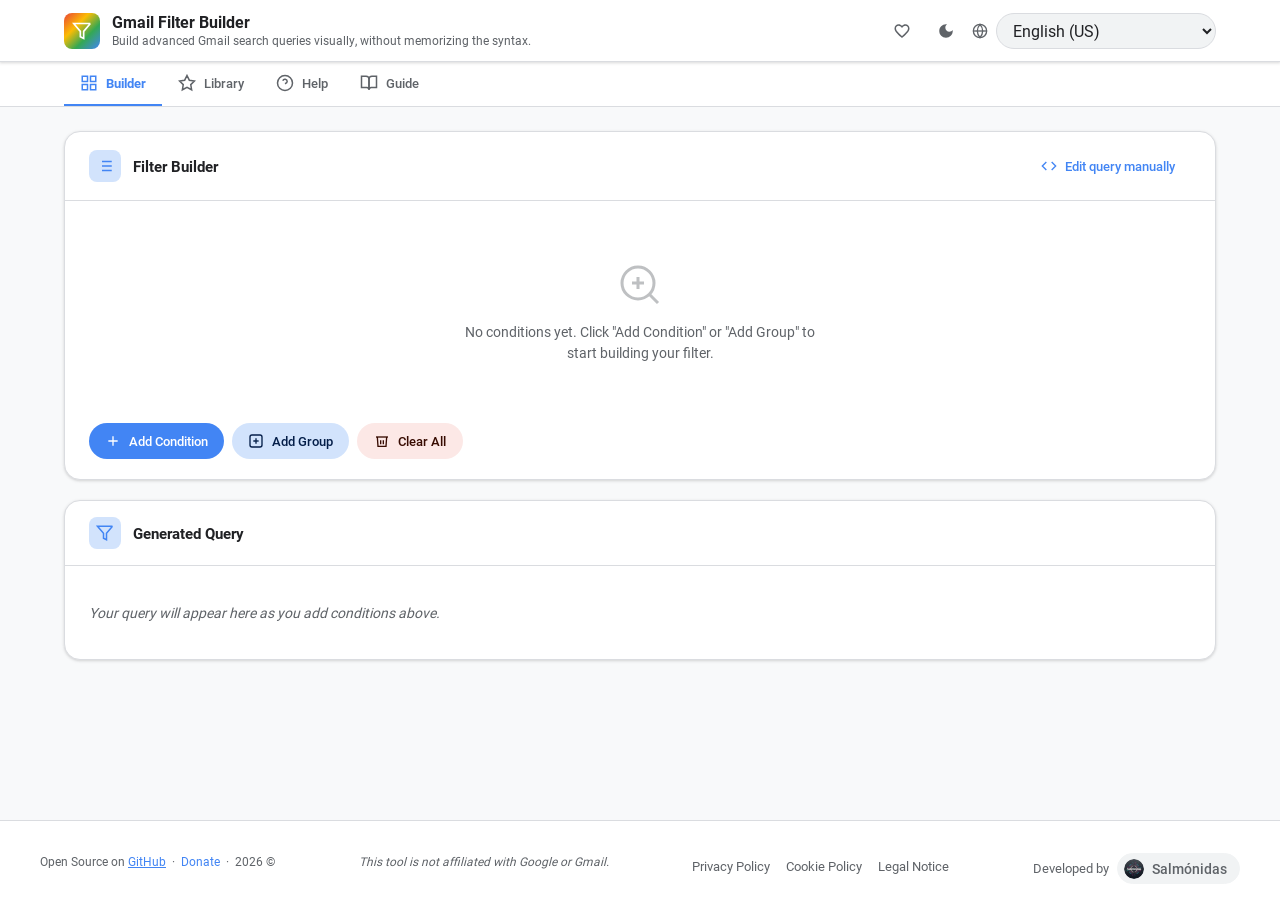
<file: index.html>
<!DOCTYPE html>
<html lang="en">
<head>
  <meta charset="UTF-8" />
  <meta name="viewport" content="width=device-width, initial-scale=1.0, viewport-fit=cover" />
  <meta http-equiv="Content-Security-Policy" content="default-src 'self'; script-src 'self' https://app.lemonsqueezy.com https://assets.lemonsqueezy.com; style-src 'self' 'unsafe-inline'; img-src 'self' data:; frame-src https://app.lemonsqueezy.com https://assets.lemonsqueezy.com https://salmonidas.lemonsqueezy.com" />
  <title>Gmail Filter Builder</title>
  <meta name="description" content="Visual builder for advanced Gmail search filters. No syntax to memorise, no backend, no build step. 30+ languages supported." />
  <meta name="theme-color" media="(prefers-color-scheme: light)" content="#1A73E8" />
  <meta name="theme-color" media="(prefers-color-scheme: dark)" content="#131314" />
  <meta name="google-site-verification" content="olWP1Oxlj0I75JQlZY0_yAyUCAZ7OlD-0ej_Oe9H-rc" />

  <!-- Open Graph -->
  <meta property="og:title"       content="Gmail Filter Builder" />
  <meta property="og:description" content="Visual builder for advanced Gmail search filters. No syntax to memorise, no backend, no build step. 30+ languages supported." />
  <meta property="og:type"        content="website" />

  <!-- Canonical: update to your GitHub Pages URL -->
  <!-- <link rel="canonical" href="https://salmonidas.github.io/gmail-filters/" /> -->

  <link rel="icon" type="image/png" href="favicon.png" />
  <link rel="apple-touch-icon" href="assets/img/icon-192.png" />
  <meta name="apple-mobile-web-app-capable" content="yes" />
  <meta name="apple-mobile-web-app-status-bar-style" content="black-translucent" />
  <meta name="apple-mobile-web-app-title" content="Gmail Filters" />
  <link rel="manifest" href="manifest.json" />
  <link rel="stylesheet" href="assets/css/styles.css?v=6" />
  <script src="https://assets.lemonsqueezy.com/lemon.js" defer></script>
</head>
<body>
<a href="#main" class="skip-link" data-i18n="app.skip_to_content">Skip to main content</a>

<div class="app-shell">

  <!-- ══════════════ TOP APP BAR ══════════════ -->
  <header class="app-bar" role="banner">
    <div class="app-bar-inner">
      <div class="app-bar-brand">
        <div class="brand-icon" aria-hidden="true">
          <!-- Gmail / filter icon -->
          <svg viewBox="0 0 24 24" fill="none" stroke="currentColor" stroke-width="2">
            <polyline points="22 3 2 3 10 12.46 10 19 14 21 14 12.46 22 3"/>
          </svg>
        </div>
        <div class="brand-text">
          <span class="brand-title" data-i18n="app.title">Gmail Filter Builder</span>
          <span class="brand-subtitle" data-i18n="app.subtitle"></span>
        </div>
      </div>

      <!-- Header donate button + Theme toggle + Language selector -->
      <div style="display:flex;align-items:center;gap:8px;">
        <a id="header-donate-btn"
           href="#"
           target="_blank"
           rel="noopener noreferrer"
           class="header-donate-btn icon-btn"
           aria-label="Support the developer"
           title="Support the developer">
          <svg viewBox="0 0 24 24" fill="currentColor" stroke="none" aria-hidden="true" width="20" height="20">
            <path d="M16.5 3c-1.74 0-3.41.81-4.5 2.09C10.91 3.81 9.24 3 7.5 3 4.42 3 2 5.42 2 8.5c0 3.78 3.4 6.86 8.55 11.54L12 21.35l1.45-1.32C18.6 15.36 22 12.28 22 8.5 22 5.42 19.58 3 16.5 3zm-4.4 15.55l-.1.1-.1-.1C7.14 14.24 4 11.39 4 8.5 4 6.5 5.5 5 7.5 5c1.54 0 3.04.99 3.57 2.36h1.87C13.46 5.99 14.96 5 16.5 5c2 0 3.5 1.5 3.5 3.5 0 2.89-3.14 5.74-7.9 10.05z"/>
          </svg>
        </a>

        <button id="theme-toggle-btn"
                class="theme-toggle-btn icon-btn"
                aria-label="Toggle dark mode"
                title="Toggle dark mode">
        </button>

        <div class="lang-select-wrapper">
          <svg viewBox="0 0 24 24" fill="none" stroke="currentColor" stroke-width="2" aria-hidden="true">
            <circle cx="12" cy="12" r="10"/><line x1="2" y1="12" x2="22" y2="12"/>
            <path d="M12 2a15.3 15.3 0 0 1 4 10 15.3 15.3 0 0 1-4 10 15.3 15.3 0 0 1-4-10 15.3 15.3 0 0 1 4-10z"/>
          </svg>
          <label for="lang-select" class="sr-only" data-i18n="app.language_selector">Language</label>
          <select id="lang-select" aria-label="Language"></select>
        </div>
      </div>
    </div>
  </header>

  <!-- ══════════════ NAVIGATION ══════════════ -->
  <nav class="nav-bar" role="navigation" aria-label="Main navigation">
    <div class="nav-bar-inner">
      <button class="nav-link active" data-section="builder" aria-current="page">
        <svg viewBox="0 0 24 24" fill="none" stroke="currentColor" stroke-width="2" aria-hidden="true">
          <rect x="3" y="3" width="7" height="7"/><rect x="14" y="3" width="7" height="7"/>
          <rect x="14" y="14" width="7" height="7"/><rect x="3" y="14" width="7" height="7"/>
        </svg>
        <span data-i18n="nav.builder">Builder</span>
      </button>

      <button class="nav-link" data-section="examples">
        <svg viewBox="0 0 24 24" fill="none" stroke="currentColor" stroke-width="2" aria-hidden="true">
          <polygon points="12 2 15.09 8.26 22 9.27 17 14.14 18.18 21.02 12 17.77 5.82 21.02 7 14.14 2 9.27 8.91 8.26 12 2"/>
        </svg>
        <span data-i18n="nav.examples">Examples</span>
      </button>
      <button class="nav-link" data-section="help">
        <svg viewBox="0 0 24 24" fill="none" stroke="currentColor" stroke-width="2" aria-hidden="true">
          <circle cx="12" cy="12" r="10"/>
          <path d="M9.09 9a3 3 0 0 1 5.83 1c0 2-3 3-3 3"/><line x1="12" y1="17" x2="12.01" y2="17"/>
        </svg>
        <span data-i18n="nav.help">Help</span>
      </button>

      <button class="nav-link" data-section="guide">
        <svg viewBox="0 0 24 24" fill="none" stroke="currentColor" stroke-width="2" aria-hidden="true">
          <path d="M2 3h6a4 4 0 0 1 4 4v14a3 3 0 0 0-3-3H2z"/>
          <path d="M22 3h-6a4 4 0 0 0-4 4v14a3 3 0 0 1 3-3h7z"/>
        </svg>
        <span data-i18n="nav.guide">Guide</span>
      </button>
    </div>
  </nav>

  <!-- ══════════════ MAIN CONTENT ══════════════ -->
  <main class="main-content" id="main" role="main">

    <!-- ─────────────────── BUILDER SECTION ─────────────────── -->
    <section id="section-builder" class="main-section" aria-labelledby="builder-heading">

      <!-- Condition builder card -->
      <div class="md-card">
        <div class="card-header">
          <div class="card-header-left">
            <div class="card-header-icon" aria-hidden="true">
              <svg viewBox="0 0 24 24" fill="none" stroke="currentColor" stroke-width="2">
                <line x1="8" y1="6" x2="21" y2="6"/><line x1="8" y1="12" x2="21" y2="12"/>
                <line x1="8" y1="18" x2="21" y2="18"/><line x1="3" y1="6" x2="3.01" y2="6"/>
                <line x1="3" y1="12" x2="3.01" y2="12"/><line x1="3" y1="18" x2="3.01" y2="18"/>
              </svg>
            </div>
            <h1 id="builder-heading" class="card-title" data-i18n="builder.title">Filter Builder</h1>
          </div>
          <div class="card-header-actions">
            <button id="btn-advanced-toggle" class="md-btn md-btn-text">
              <svg viewBox="0 0 24 24" fill="none" stroke="currentColor" stroke-width="2" class="btn-icon" aria-hidden="true">
                <polyline points="16 18 22 12 16 6"/><polyline points="8 6 2 12 8 18"/>
              </svg>
              <span data-i18n="builder.advanced_mode">Edit query manually</span>
            </button>
          </div>
        </div>

        <div id="visual-builder" class="card-body">
          <!-- Conditions list -->
          <div id="conditions-list" class="hidden" role="list" aria-label="Filter conditions"></div>

          <!-- Empty state -->
          <div id="empty-state" class="empty-state" role="status">
            <svg viewBox="0 0 24 24" fill="none" stroke="currentColor" stroke-width="1.5" aria-hidden="true">
              <circle cx="11" cy="11" r="8"/><line x1="21" y1="21" x2="16.65" y2="16.65"/>
              <line x1="11" y1="8" x2="11" y2="14"/><line x1="8" y1="11" x2="14" y2="11"/>
            </svg>
            <p data-i18n="builder.no_conditions">No conditions yet. Click "Add Condition" to start.</p>
          </div>

          <!-- Toolbar -->
          <div class="builder-toolbar" style="margin-top: 20px;">
            <button id="btn-add-condition" class="md-btn md-btn-primary" type="button">
              <svg viewBox="0 0 24 24" fill="none" stroke="currentColor" stroke-width="2" class="btn-icon" aria-hidden="true">
                <line x1="12" y1="5" x2="12" y2="19"/><line x1="5" y1="12" x2="19" y2="12"/>
              </svg>
              <span data-i18n="builder.add_condition">Add Condition</span>
            </button>
            <button id="btn-add-group" class="md-btn md-btn-tonal" type="button">
              <svg viewBox="0 0 24 24" fill="none" stroke="currentColor" stroke-width="2" class="btn-icon" aria-hidden="true">
                <rect x="3" y="3" width="18" height="18" rx="3"/><line x1="12" y1="8" x2="12" y2="16"/><line x1="8" y1="12" x2="16" y2="12"/>
              </svg>
              <span data-i18n="builder.add_group">Add Group</span>
            </button>
            <button id="btn-clear-all" class="md-btn md-btn-danger" type="button">
              <svg viewBox="0 0 24 24" fill="none" stroke="currentColor" stroke-width="2" class="btn-icon" aria-hidden="true">
                <polyline points="3 6 5 6 21 6"/><path d="M19 6l-1 14H6L5 6"/><path d="M10 11v6"/><path d="M14 11v6"/>
              </svg>
              <span data-i18n="builder.clear_all">Clear All</span>
            </button>
          </div>
        </div>

        <!-- Advanced editor (hidden by default) -->
        <div id="advanced-editor" class="hidden">
          <textarea
            id="advanced-query-input"
            spellcheck="false"
            aria-label="Gmail search query"
            placeholder="from:example@gmail.com subject:invoice has:attachment"
          ></textarea>
          <p class="advanced-note" data-i18n="builder.advanced_note">
            Edit the query directly. Click "Back to visual builder" to parse it back into conditions.
          </p>
        </div>
      </div><!-- /builder card -->

      <!-- Inline preview (also available on Preview tab) -->
      <div class="md-card">
        <div class="card-header">
          <div class="card-header-left">
            <div class="card-header-icon" aria-hidden="true">
              <svg viewBox="0 0 24 24" fill="none" stroke="currentColor" stroke-width="2">
                <polyline points="22 3 2 3 10 12.46 10 19 14 21 14 12.46 22 3"/>
              </svg>
            </div>
            <h2 class="card-title" data-i18n="preview.title">Generated Query</h2>
          </div>
          <div class="card-header-actions" id="query-actions-header"></div>
        </div>
        <div class="card-body">
          <!-- Empty -->
          <p id="query-empty" class="preview-empty" role="status" data-i18n="preview.empty"></p>

          <!-- Query output -->
          <div id="query-output" class="hidden">
            <div class="query-output" role="region" aria-label="Generated Gmail query">
              <p id="query-text" class="query-text" aria-live="polite"></p>
            </div>
            <div class="query-meta">
              <span id="char-count" class="char-count" aria-live="polite"></span>
              <div class="query-actions">
                <button id="btn-copy" class="md-btn md-btn-tonal">
                  <svg viewBox="0 0 24 24" fill="none" stroke="currentColor" stroke-width="2" class="btn-icon" aria-hidden="true">
                    <rect x="9" y="9" width="13" height="13" rx="2"/><path d="M5 15H4a2 2 0 0 1-2-2V4a2 2 0 0 1 2-2h9a2 2 0 0 1 2 2v1"/>
                  </svg>
                  <span data-i18n="preview.copy">Copy</span>
                </button>
                <button id="btn-save" class="md-btn md-btn-tonal">
                  <svg viewBox="0 0 24 24" fill="none" stroke="currentColor" stroke-width="2" class="btn-icon" aria-hidden="true">
                    <path d="M19 21H5a2 2 0 0 1-2-2V5a2 2 0 0 1 2-2h11l5 5v11a2 2 0 0 1-2 2z"/><polyline points="17 21 17 13 7 13 7 21"/><polyline points="7 3 7 8 15 8"/>
                  </svg>
                  <span data-i18n="preview.save">Save filter</span>
                </button>
                <button id="btn-share" class="md-btn md-btn-tonal">
                  <svg viewBox="0 0 24 24" fill="none" stroke="currentColor" stroke-width="2" class="btn-icon" aria-hidden="true">
                    <circle cx="18" cy="5" r="3"/><circle cx="6" cy="12" r="3"/><circle cx="18" cy="19" r="3"/><line x1="8.59" y1="13.51" x2="15.42" y2="17.49"/><line x1="15.41" y1="6.51" x2="8.59" y2="10.49"/>
                  </svg>
                  <span data-i18n="preview.share">Share link</span>
                </button>
                <a id="btn-open-gmail"
                   href="#"
                   target="_blank"
                   rel="noopener noreferrer"
                   class="md-btn md-btn-primary">
                  <svg viewBox="0 0 24 24" fill="none" stroke="currentColor" stroke-width="2" class="btn-icon" aria-hidden="true">
                    <path d="M18 13v6a2 2 0 0 1-2 2H5a2 2 0 0 1-2-2V8a2 2 0 0 1 2-2h6"/>
                    <polyline points="15 3 21 3 21 9"/><line x1="10" y1="14" x2="21" y2="3"/>
                  </svg>
                  <span data-i18n="preview.open_gmail">Open in Gmail</span>
                </a>
                <button id="btn-view-guide" class="md-btn md-btn-tonal">
                  <svg viewBox="0 0 24 24" fill="none" stroke="currentColor" stroke-width="2" class="btn-icon" aria-hidden="true">
                    <path d="M2 3h6a4 4 0 0 1 4 4v14a3 3 0 0 0-3-3H2z"/>
                    <path d="M22 3h-6a4 4 0 0 0-4 4v14a3 3 0 0 1 3-3h7z"/>
                  </svg>
                  <span data-i18n="preview.how_to_apply">How to apply</span>
                </button>
              </div>
            </div>

            <!-- Live Gmail diagnostics -->
            <div id="query-diagnostics" class="query-diagnostics hidden" role="status" aria-live="polite"></div>

            <!-- Natural language summary -->
            <div class="summary-box" style="margin-top: 16px;">
              <p class="summary-title" data-i18n="preview.summary_title">What this filter does</p>
              <p id="summary-text" class="hidden" aria-live="polite"></p>
              <p id="summary-empty" data-i18n="preview.summary_empty"></p>
            </div>
          </div>
        </div>
      </div><!-- /preview card (inline) -->

    </section><!-- /builder section -->



    <!-- ─────────────────── EXAMPLES & SAVED SECTION ─────────────────── -->
    <section id="section-examples" class="main-section hidden" aria-labelledby="examples-heading">
      
      <!-- My Saved Filters -->
      <div class="md-card" id="saved-filters-card" style="margin-bottom: 24px; display: none;">
        <div class="card-header">
          <div class="card-header-left">
            <div class="card-header-icon" aria-hidden="true" style="background: var(--md-tertiary-container); color: var(--md-tertiary);">
              <svg viewBox="0 0 24 24" fill="none" stroke="currentColor" stroke-width="2">
                <path d="M19 21l-7-5-7 5V5a2 2 0 0 1 2-2h10a2 2 0 0 1 2 2z"/>
              </svg>
            </div>
            <h2 class="card-title" data-i18n="saved_filters.title">My Filters</h2>
          </div>
        </div>
        <div class="card-body">
          <p class="section-intro" data-i18n="saved_filters.subtitle"></p>
          <div id="saved-filters-grid" class="examples-grid" role="list" aria-label="Saved filters"></div>
        </div>
      </div>

      <!-- Factory Examples -->
      <div class="md-card">
        <div class="card-header">
          <div class="card-header-left">
            <div class="card-header-icon" aria-hidden="true">
              <svg viewBox="0 0 24 24" fill="none" stroke="currentColor" stroke-width="2">
                <polygon points="12 2 15.09 8.26 22 9.27 17 14.14 18.18 21.02 12 17.77 5.82 21.02 7 14.14 2 9.27 8.91 8.26 12 2"/>
              </svg>
            </div>
            <h2 id="examples-heading" class="card-title" data-i18n="examples.title">Example Filters</h2>
          </div>
        </div>
        <div class="card-body">
          <p class="section-intro" data-i18n="examples.subtitle"></p>
          <div id="examples-grid" class="examples-grid" role="list" aria-label="Example filters"></div>
        </div>
      </div>

    </section><!-- /examples section -->


    <!-- ─────────────────── HELP SECTION ─────────────────── -->
    <section id="section-help" class="main-section hidden" aria-labelledby="help-heading">

      <div class="md-card" id="help-container">
        <div class="card-header">
          <div class="card-header-left">
            <div class="card-header-icon" aria-hidden="true">
              <svg viewBox="0 0 24 24" fill="none" stroke="currentColor" stroke-width="2">
                <circle cx="12" cy="12" r="10"/>
                <path d="M9.09 9a3 3 0 0 1 5.83 1c0 2-3 3-3 3"/>
                <line x1="12" y1="17" x2="12.01" y2="17"/>
              </svg>
            </div>
            <h2 id="help-heading" class="card-title" data-i18n="help.title">Gmail Operator Reference</h2>
          </div>
        </div>
        <div class="card-body">
          <p class="section-intro" data-i18n="help.intro"></p>

          <div class="help-table-wrapper" style="margin-top: 16px;">
            <table class="help-table" aria-label="Gmail search operators">
              <thead>
                <tr>
                  <th style="width:160px;" data-i18n="help.th_operator">Operator</th>
                  <th data-i18n="help.th_description">Description</th>
                </tr>
              </thead>
              <tbody class="help-operators-tbody"></tbody>
            </table>
          </div>

          <div style="margin-top: 28px;">
            <p class="help-tips-title" data-i18n="help.tips_title">Pro Tips</p>
            <ul class="tips-list help-tips-list" role="list"></ul>
          </div>
        </div>
      </div>

      <div class="help-card" id="pwa-install-section">
        <h3 data-i18n="pwa.install_title">Install App</h3>
        <div id="pwa-install-container">
          <p data-i18n="pwa.install_desc"></p>
          <button id="btn-pwa-install" class="md-btn md-btn-primary hidden" data-i18n="pwa.install_btn">Install</button>
          
          <div id="ios-pwa-hint" class="ios-hint hidden">
            <h4 data-i18n="pwa.ios_hint_title">Install on iOS</h4>
            <p data-i18n="pwa.ios_hint_steps" style="white-space: pre-line;"></p>
          </div>
        </div>
      </div>

    </section><!-- /help section -->


    <!-- ─────────────────── GUIDE SECTION ─────────────────── -->
    <section id="section-guide" class="main-section hidden" aria-labelledby="guide-heading">
      <div id="guide-container"></div>
    </section><!-- /guide section -->

  </main><!-- /main-content -->


  <!-- ══════════════ FOOTER ══════════════ -->
  <footer class="app-footer" role="contentinfo">
    <div class="app-footer-inner">
      <span>
        <span data-i18n="footer.made_with">Open Source on</span>
        <a href="https://github.com/Salmonidas/gmail-filters" target="_blank" rel="noopener noreferrer" data-i18n="footer.github"> GitHub</a>
        &nbsp;·&nbsp;
        <a id="footer-donate-link" href="#" target="_blank" rel="noopener noreferrer" class="footer-donate-link">Donate</a>
        &nbsp;·&nbsp;
        <span id="current-year"></span> ©
      </span>
      <span class="footer-disclaimer" data-i18n="footer.disclaimer">Not affiliated with Google.</span>
      <div class="footer-legal" style="margin-top: 12px; font-size: 13px; display: flex; gap: 16px; justify-content: center; flex-wrap: wrap;">
        <a href="legal/privacidad.html" data-i18n="footer.privacy" style="color: var(--md-on-surface-variant); text-decoration: none;">Privacy Policy</a>
        <a href="legal/cookies.html" data-i18n="footer.cookies" style="color: var(--md-on-surface-variant); text-decoration: none;">Cookie Policy</a>
        <a href="https://salmonidas-dev.vercel.app/legal-identity" id="footer-hub-link" data-i18n="footer.legal_notice" target="_blank" rel="noopener noreferrer" style="color: var(--md-on-surface-variant); text-decoration: none;">Legal Notice</a>
      </div>
      <div class="footer-author" style="margin-top: 16px; display: flex; justify-content: center; align-items: center; gap: 8px;">
        <span data-i18n="footer.developed_by" style="font-size: 13px;">Developed by</span>
        <a href="https://salmonidas-dev.vercel.app/" target="_blank" rel="noopener noreferrer" class="author-pill" aria-label="Developer Portfolio">
          <img src="assets/img/author-logo.png" alt="" aria-hidden="true">
          <span>Salmónidas</span>
        </a>
      </div>
    </div>
  </footer>

  <!-- ══════════════ SUPPORT TOAST ══════════════ -->
  <div id="support-toast" role="dialog" aria-label="Support the developer" aria-modal="false">
    <div class="toast-header">
      <p class="toast-title"></p>
      <button class="toast-close-btn" aria-label="Close">✕</button>
    </div>
    <p class="toast-desc"></p>
    <div class="toast-links"></div>
    <button class="toast-dismiss"></button>
  </div>

  <!-- ══════════════ DISMISS SUPPORT CONFIRM DIALOG ══════════════ -->
  <div id="dismiss-confirm-overlay" class="modal-overlay hidden" role="dialog" aria-modal="true" aria-labelledby="dismiss-confirm-title">
    <div class="modal-card dismiss-confirm-card" role="document">
      <div class="modal-header">
        <div class="modal-header-icon dismiss-header-icon" aria-hidden="true">
          <svg viewBox="0 0 24 24" fill="currentColor">
            <path d="M12 2C6.48 2 2 6.48 2 12s4.48 10 10 10 10-4.48 10-10S17.52 2 12 2zm1 15h-2v-2h2v2zm0-4h-2V7h2v6z"/>
          </svg>
        </div>
        <h2 id="dismiss-confirm-title" class="modal-title"></h2>
      </div>
      <div class="modal-body">
        <p id="dismiss-confirm-desc" class="modal-desc"></p>
      </div>
      <div class="modal-actions">
        <button id="dismiss-confirm-ok" class="md-btn md-btn-primary"></button>
      </div>
    </div>
  </div>

  <!-- ══════════════ DONATION MODAL ══════════════ -->
  <div id="donation-overlay" class="modal-overlay hidden" role="dialog" aria-modal="true" aria-labelledby="donation-title">
    <div class="modal-card" role="document">
      <div class="modal-header">
        <div class="modal-header-icon donation-header-icon" aria-hidden="true">
          <svg viewBox="0 0 24 24" fill="currentColor">
            <path d="M12 21.35l-1.45-1.32C5.4 15.36 2 12.28 2 8.5 2 5.42 4.42 3 7.5 3c1.74 0 3.41.81 4.5 2.09C13.09 3.81 14.76 3 16.5 3 19.58 3 22 5.42 22 8.5c0 3.78-3.4 6.86-8.55 11.54L12 21.35z"/>
          </svg>
        </div>
        <h2 id="donation-title" class="modal-title" data-i18n="support.modal_title"></h2>
      </div>
      <div class="modal-body">
        <p class="modal-desc" data-i18n="support.modal_desc"></p>
        <div class="donation-options">
          <button class="donation-option donation-option-primary" data-choice="lemonsqueezy">
            <span class="donation-option-emoji" aria-hidden="true">☕</span>
            <span class="donation-option-text" data-i18n="support.option_lemon"></span>
          </button>
          <button class="donation-option donation-option-secondary" data-choice="github">
            <span class="donation-option-emoji" aria-hidden="true">🐙</span>
            <span class="donation-option-text" data-i18n="support.option_github"></span>
          </button>
        </div>
      </div>
      <div class="modal-actions">
        <button id="donation-cancel" class="md-btn md-btn-tonal" data-i18n="saved_filters.cancel">Cancel</button>
      </div>
    </div>
  </div>

  <!-- ══════════════ SAVE FILTER MODAL ══════════════ -->
  <div id="save-filter-overlay" class="modal-overlay hidden" role="dialog" aria-modal="true" aria-labelledby="save-filter-title">
    <div class="modal-card" role="document">
      <div class="modal-header">
        <div class="modal-header-icon" aria-hidden="true">
          <svg viewBox="0 0 24 24" fill="none" stroke="currentColor" stroke-width="2">
            <path d="M19 21H5a2 2 0 0 1-2-2V5a2 2 0 0 1 2-2h11l5 5v11a2 2 0 0 1-2 2z"/><polyline points="17 21 17 13 7 13 7 21"/><polyline points="7 3 7 8 15 8"/>
          </svg>
        </div>
        <h2 id="save-filter-title" class="modal-title" data-i18n="saved_filters.dialog_title">Save Filter</h2>
      </div>
      <div class="modal-body">
        <label class="modal-label" for="save-filter-name" data-i18n="saved_filters.name_prompt">Name this filter:</label>
        <input id="save-filter-name" type="text" class="modal-input" autocomplete="off" />
        <p class="modal-hint" data-i18n="saved_filters.dialog_hint"></p>
      </div>
      <div class="modal-actions">
        <button id="save-filter-cancel" class="md-btn md-btn-tonal" data-i18n="saved_filters.cancel">Cancel</button>
        <button id="save-filter-confirm" class="md-btn md-btn-primary" data-i18n="saved_filters.dialog_save">Save</button>
      </div>
    </div>
  </div>
  
  <!-- ══════════════ DELETE CONFIRM MODAL ══════════════ -->
  <div id="delete-confirm-overlay" class="modal-overlay hidden" role="dialog" aria-modal="true" aria-labelledby="delete-confirm-title">
    <div class="modal-card modal-card-danger" role="document">
      <div class="modal-header">
        <div class="modal-header-icon" aria-hidden="true">
          <svg viewBox="0 0 24 24" fill="none" stroke="currentColor" stroke-width="2">
            <path d="M3 6h18m-2 0v14a2 2 0 0 1-2 2H7a2 2 0 0 1-2-2V6m3 0V4a2 2 0 0 1 2-2h4a2 2 0 0 1 2 2v2"/>
          </svg>
        </div>
        <h2 id="delete-confirm-title" class="modal-title" data-i18n="saved_filters.delete_confirm_title">Delete Filter?</h2>
      </div>
      <div class="modal-body">
        <p class="modal-desc" data-i18n="saved_filters.delete_confirm_msg"></p>
      </div>
      <div class="modal-actions">
        <button id="delete-confirm-cancel" class="md-btn md-btn-tonal" data-i18n="saved_filters.delete_cancel">Cancel</button>
        <button id="delete-confirm-btn" class="md-btn md-btn-danger" data-i18n="saved_filters.delete_confirm">Delete</button>
      </div>
    </div>
  </div>

  <!-- ══════════════ SAVE SUCCESS SNACKBAR ══════════════ -->
  <div id="save-snackbar" class="snackbar hidden" role="status" aria-live="polite">
    <span id="save-snackbar-msg" data-i18n="saved_filters.snackbar_msg"></span>
    <button id="save-snackbar-action" class="snackbar-action" data-i18n="saved_filters.snackbar_action">View</button>
  </div>

</div><!-- /app-shell -->

<!-- ── Entry point (ES module) ── -->
<script type="module" src="assets/js/main.js?v=5"></script>

</body>
</html>
</file>
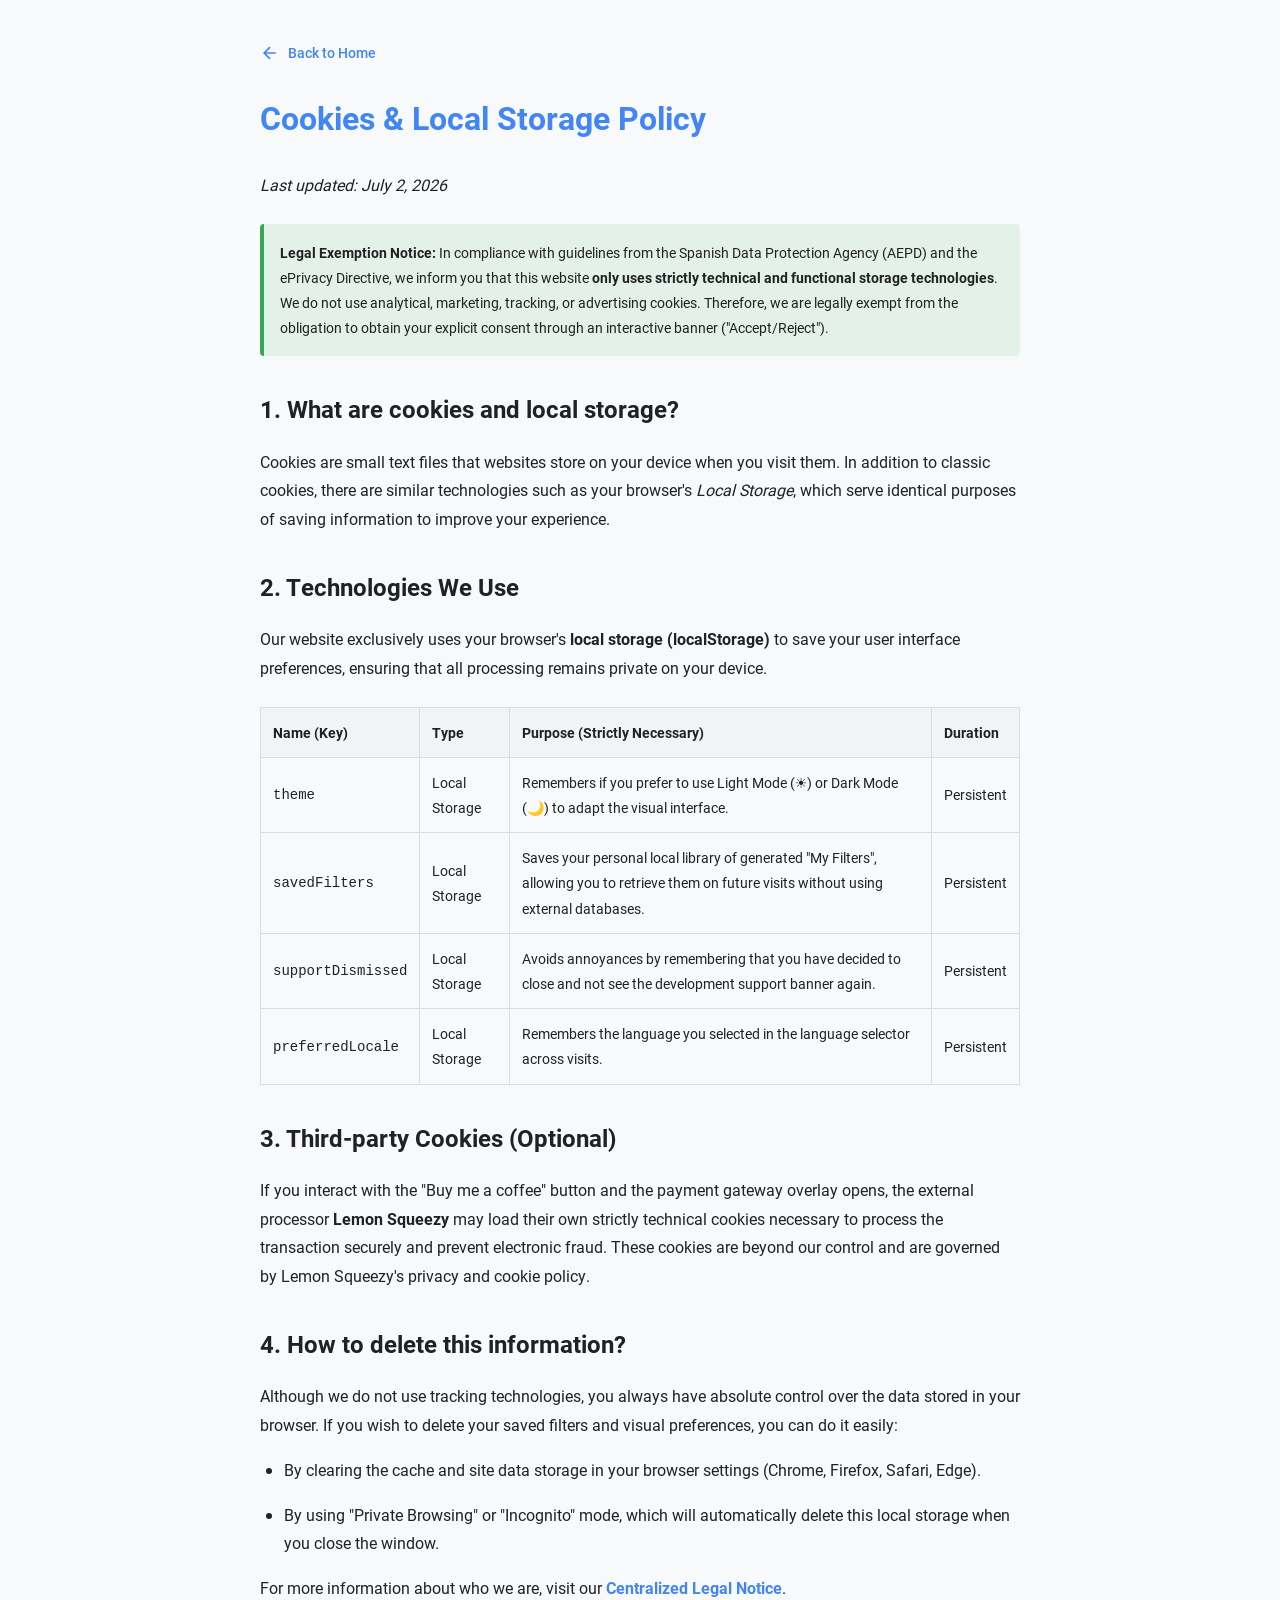
<file: legal/cookies.html>
<!DOCTYPE html>
<html lang="en">
<head>
  <meta charset="UTF-8" />
  <meta name="viewport" content="width=device-width, initial-scale=1.0, viewport-fit=cover" />
  <title data-i18n="legal.cookies_title">Cookies Policy - Gmail Filter Builder</title>
  <link rel="stylesheet" href="../assets/css/styles.css?v=6" />
  <style>
    .legal-container {
      max-width: 800px;
      margin: 40px auto;
      padding: 0 20px;
      line-height: 1.8;
      color: var(--md-on-surface);
      font-family: var(--font-base);
    }
    .legal-container h1 { font-size: 32px; margin-bottom: 24px; color: var(--md-primary); }
    .legal-container h2 { font-size: 24px; margin-top: 32px; margin-bottom: 16px; }
    .legal-container p, .legal-container li { margin-bottom: 16px; font-size: 16px; }
    .legal-container ul { padding-inline-start: 24px; }
    .legal-container table { width: 100%; border-collapse: collapse; margin: 24px 0; font-size: 14px; }
    .legal-container th, .legal-container td { border: 1px solid var(--md-outline); padding: 12px; text-align: start; }
    .legal-container th { background: var(--md-surface-variant); }
    .legal-container a { color: var(--md-primary); text-decoration: none; }
    .legal-container a:hover { text-decoration: underline; }
    .back-btn { display: inline-flex; align-items: center; gap: 8px; margin-bottom: 24px; color: var(--md-on-surface-variant); text-decoration: none; font-weight: 500; }
    .back-btn:hover { color: var(--md-primary); }
    .alert-box { background: rgba(52, 168, 83, 0.1); border-inline-start: 4px solid #34A853; padding: 16px; margin: 24px 0; border-radius: 4px; }
  </style>
</head>
<body>
  <div class="legal-container">
    <a href="../index.html" class="back-btn">
      <svg width="20" height="20" viewBox="0 0 24 24" fill="none" stroke="currentColor" stroke-width="2"><path d="M19 12H5M12 19l-7-7 7-7"/></svg>
      <span data-i18n="legal.back_home">Back to Home</span>
    </a>
    
    <h1 data-i18n="legal.cookies.h1">Cookies &amp; Local Storage Policy</h1>
    <p><em data-i18n="legal.cookies.last_updated">Last updated: July 2, 2026</em></p>

    <div class="alert-box" data-i18n="legal.cookies.alert"><strong>Legal Exemption Notice:</strong> In compliance with guidelines from the Spanish Data Protection Agency (AEPD) and the ePrivacy Directive, we inform you that this website <strong>only uses strictly technical and functional storage technologies</strong>. We do not use analytical, marketing, tracking, or advertising cookies. Therefore, we are legally exempt from the obligation to obtain your explicit consent through an interactive banner ("Accept/Reject").</div>

    <h2 data-i18n="legal.cookies.h2_1">1. What are cookies and local storage?</h2>
    <p data-i18n="legal.cookies.p_1_1">Cookies are small text files that websites store on your device when you visit them. In addition to classic cookies, there are similar technologies such as your browser's <em>Local Storage</em>, which serve identical purposes of saving information to improve your experience.</p>

    <h2 data-i18n="legal.cookies.h2_2">2. Technologies We Use</h2>
    <p data-i18n="legal.cookies.p_2_1">Our website exclusively uses your browser's <strong>local storage (localStorage)</strong> to save your user interface preferences, ensuring that all processing remains private on your device.</p>
    
    <table>
      <thead>
        <tr>
          <th data-i18n="legal.cookies.th_name">Name (Key)</th>
          <th data-i18n="legal.cookies.th_type">Type</th>
          <th data-i18n="legal.cookies.th_purpose">Purpose (Strictly Necessary)</th>
          <th data-i18n="legal.cookies.th_duration">Duration</th>
        </tr>
      </thead>
      <tbody>
        <tr>
          <td><code>theme</code></td>
          <td data-i18n="legal.cookies.td_type_local">Local Storage</td>
          <td data-i18n="legal.cookies.td_theme_desc">Remembers if you prefer to use Light Mode (☀️) or Dark Mode (🌙) to adapt the visual interface.</td>
          <td data-i18n="legal.cookies.td_duration_persist">Persistent</td>
        </tr>
        <tr>
          <td><code>savedFilters</code></td>
          <td data-i18n="legal.cookies.td_type_local">Local Storage</td>
          <td data-i18n="legal.cookies.td_filters_desc">Saves your personal local library of generated "My Filters", allowing you to retrieve them on future visits without using external databases.</td>
          <td data-i18n="legal.cookies.td_duration_persist">Persistent</td>
        </tr>
        <tr>
          <td><code>supportDismissed</code></td>
          <td data-i18n="legal.cookies.td_type_local">Local Storage</td>
          <td data-i18n="legal.cookies.td_support_desc">Avoids annoyances by remembering that you have decided to close and not see the development support banner again.</td>
          <td data-i18n="legal.cookies.td_duration_persist">Persistent</td>
        </tr>
        <tr>
          <td><code>preferredLocale</code></td>
          <td data-i18n="legal.cookies.td_type_local">Local Storage</td>
          <td data-i18n="legal.cookies.td_locale_desc">Remembers the language you selected in the language selector across visits.</td>
          <td data-i18n="legal.cookies.td_duration_persist">Persistent</td>
        </tr>
      </tbody>
    </table>

    <h2 data-i18n="legal.cookies.h2_3">3. Third-party Cookies (Optional)</h2>
    <p data-i18n="legal.cookies.p_3_1">If you interact with the "Buy me a coffee" button and the payment gateway overlay opens, the external processor <strong>Lemon Squeezy</strong> may load their own strictly technical cookies necessary to process the transaction securely and prevent electronic fraud. These cookies are beyond our control and are governed by Lemon Squeezy's privacy and cookie policy.</p>

    <h2 data-i18n="legal.cookies.h2_4">4. How to delete this information?</h2>
    <p data-i18n="legal.cookies.p_4_1">Although we do not use tracking technologies, you always have absolute control over the data stored in your browser. If you wish to delete your saved filters and visual preferences, you can do it easily:</p>
    <ul>
      <li data-i18n="legal.cookies.li_4_1">By clearing the cache and site data storage in your browser settings (Chrome, Firefox, Safari, Edge).</li>
      <li data-i18n="legal.cookies.li_4_2">By using "Private Browsing" or "Incognito" mode, which will automatically delete this local storage when you close the window.</li>
    </ul>

    <p data-i18n="legal.cookies.p_4_2">For more information about who we are, visit our <strong><a href="https://salmonidas-dev.vercel.app/legal-identity" class="hub-legal-link" target="_blank" rel="noopener noreferrer">Centralized Legal Notice</a></strong>.</p>
  </div>
  
  <script src="../assets/js/legal-i18n.js"></script>
</body>
</html>
</file>
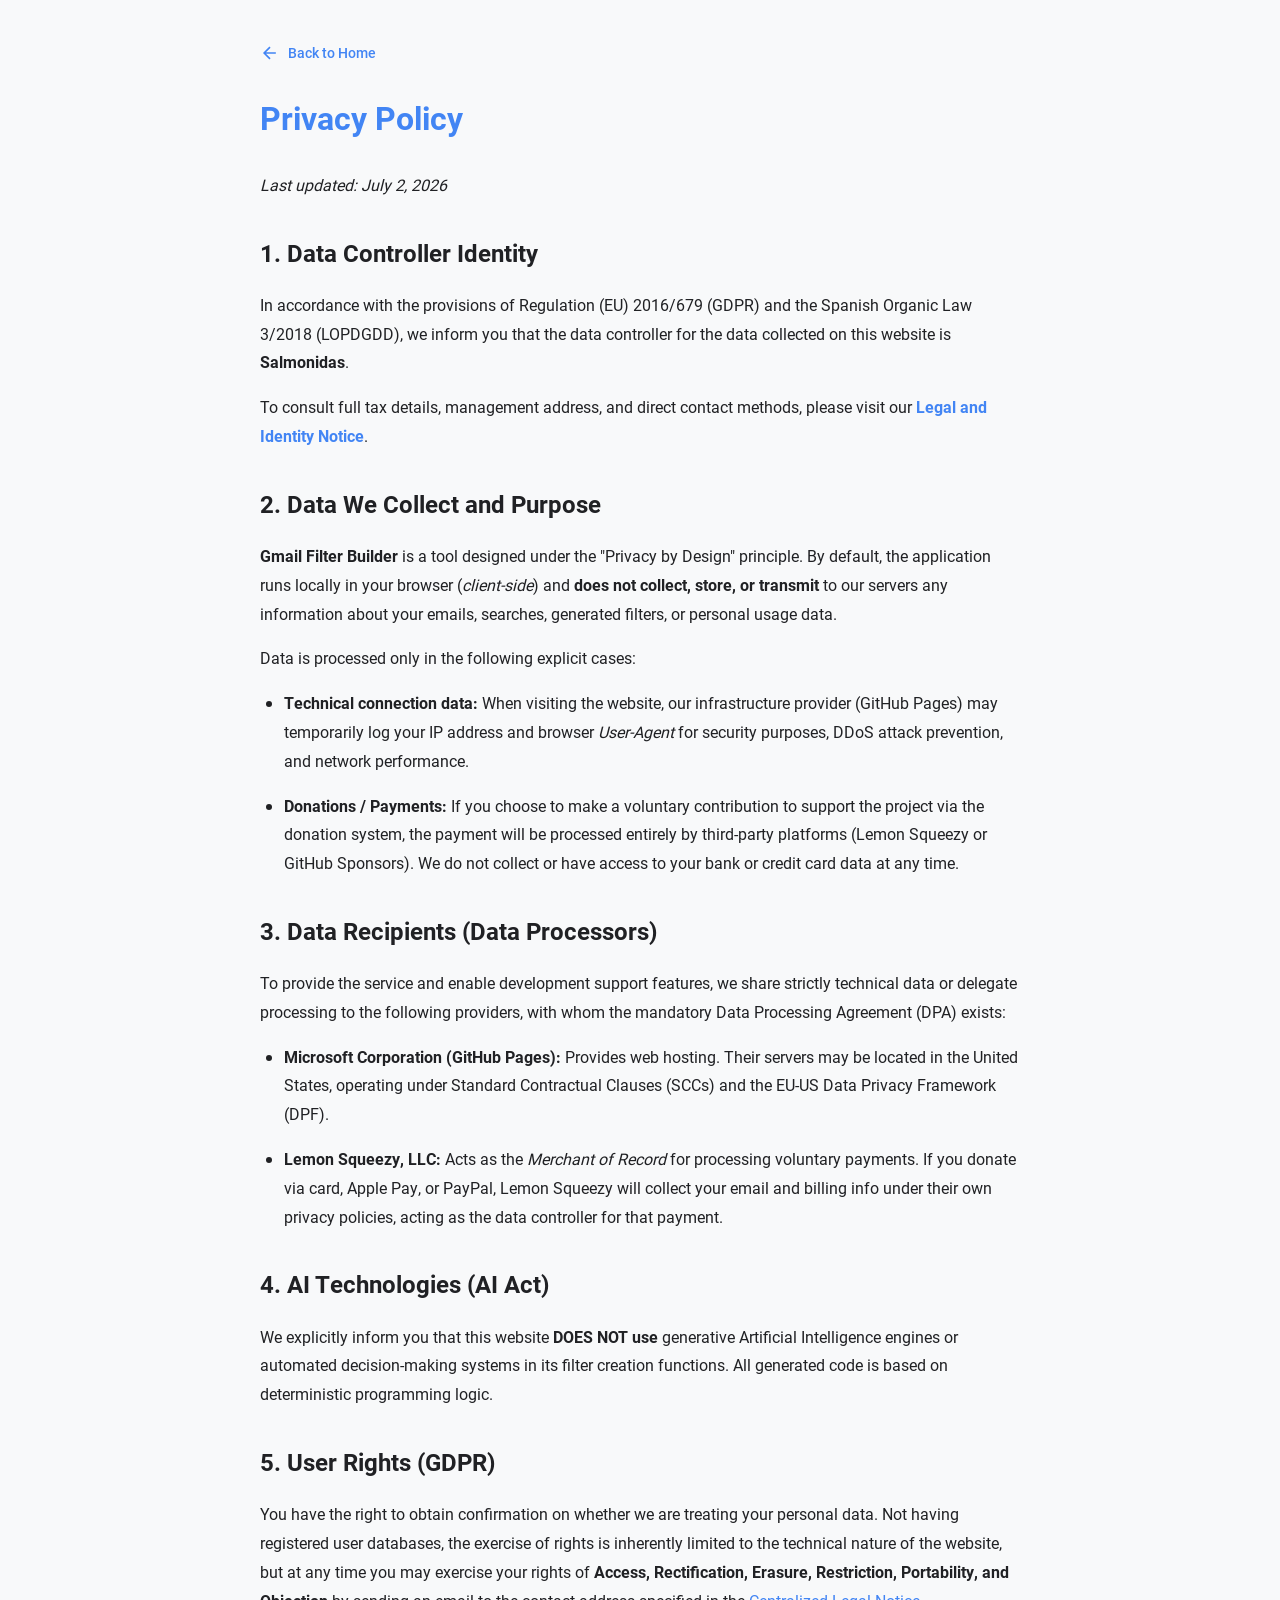
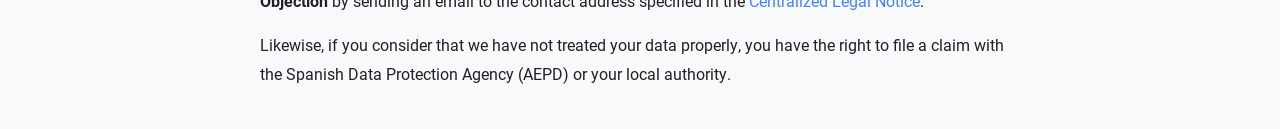
<file: legal/privacidad.html>
<!DOCTYPE html>
<html lang="en">
<head>
  <meta charset="UTF-8" />
  <meta name="viewport" content="width=device-width, initial-scale=1.0, viewport-fit=cover" />
  <title data-i18n="legal.privacy_title">Privacy Policy - Gmail Filter Builder</title>
  <link rel="stylesheet" href="../assets/css/styles.css?v=6" />
  <style>
    .legal-container {
      max-width: 800px;
      margin: 40px auto;
      padding: 0 20px;
      line-height: 1.8;
      color: var(--md-on-surface);
      font-family: var(--font-base);
    }
    .legal-container h1 { font-size: 32px; margin-bottom: 24px; color: var(--md-primary); }
    .legal-container h2 { font-size: 24px; margin-top: 32px; margin-bottom: 16px; }
    .legal-container p, .legal-container li { margin-bottom: 16px; font-size: 16px; }
    .legal-container ul { padding-inline-start: 24px; }
    .legal-container a { color: var(--md-primary); text-decoration: none; }
    .legal-container a:hover { text-decoration: underline; }
    .back-btn { display: inline-flex; align-items: center; gap: 8px; margin-bottom: 24px; color: var(--md-on-surface-variant); text-decoration: none; font-weight: 500; }
    .back-btn:hover { color: var(--md-primary); }
  </style>
</head>
<body>
  <div class="legal-container">
    <a href="../index.html" class="back-btn">
      <svg width="20" height="20" viewBox="0 0 24 24" fill="none" stroke="currentColor" stroke-width="2"><path d="M19 12H5M12 19l-7-7 7-7"/></svg>
      <span data-i18n="legal.back_home">Back to Home</span>
    </a>
    
    <h1 data-i18n="legal.privacy.h1">Privacy Policy</h1>
    <p><em data-i18n="legal.privacy.last_updated">Last updated: July 2, 2026</em></p>

    <h2 data-i18n="legal.privacy.h2_1">1. Data Controller Identity</h2>
    <p data-i18n="legal.privacy.p_1_1">In accordance with the provisions of Regulation (EU) 2016/679 (GDPR) and the Spanish Organic Law 3/2018 (LOPDGDD), we inform you that the data controller for the data collected on this website is <strong>Salmonidas</strong>.</p>
    <p data-i18n="legal.privacy.p_1_2">To consult full tax details, management address, and direct contact methods, please visit our <strong><a href="https://salmonidas-dev.vercel.app/legal-identity" class="hub-legal-link" target="_blank" rel="noopener noreferrer">Legal and Identity Notice</a></strong>.</p>

    <h2 data-i18n="legal.privacy.h2_2">2. Data We Collect and Purpose</h2>
    <p data-i18n="legal.privacy.p_2_1"><strong>Gmail Filter Builder</strong> is a tool designed under the "Privacy by Design" principle. By default, the application runs locally in your browser (<em>client-side</em>) and <strong>does not collect, store, or transmit</strong> to our servers any information about your emails, searches, generated filters, or personal usage data.</p>
    <p data-i18n="legal.privacy.p_2_2">Data is processed only in the following explicit cases:</p>
    <ul>
      <li data-i18n="legal.privacy.li_2_1"><strong>Technical connection data:</strong> When visiting the website, our infrastructure provider (GitHub Pages) may temporarily log your IP address and browser <em>User-Agent</em> for security purposes, DDoS attack prevention, and network performance.</li>
      <li data-i18n="legal.privacy.li_2_2"><strong>Donations / Payments:</strong> If you choose to make a voluntary contribution to support the project via the donation system, the payment will be processed entirely by third-party platforms (Lemon Squeezy or GitHub Sponsors). We do not collect or have access to your bank or credit card data at any time.</li>
    </ul>

    <h2 data-i18n="legal.privacy.h2_3">3. Data Recipients (Data Processors)</h2>
    <p data-i18n="legal.privacy.p_3_1">To provide the service and enable development support features, we share strictly technical data or delegate processing to the following providers, with whom the mandatory Data Processing Agreement (DPA) exists:</p>
    <ul>
      <li data-i18n="legal.privacy.li_3_1"><strong>Microsoft Corporation (GitHub Pages):</strong> Provides web hosting. Their servers may be located in the United States, operating under Standard Contractual Clauses (SCCs) and the EU-US Data Privacy Framework (DPF).</li>
      <li data-i18n="legal.privacy.li_3_2"><strong>Lemon Squeezy, LLC:</strong> Acts as the <em>Merchant of Record</em> for processing voluntary payments. If you donate via card, Apple Pay, or PayPal, Lemon Squeezy will collect your email and billing info under their own privacy policies, acting as the data controller for that payment.</li>
    </ul>

    <h2 data-i18n="legal.privacy.h2_4">4. AI Technologies (AI Act)</h2>
    <p data-i18n="legal.privacy.p_4_1">We explicitly inform you that this website <strong>DOES NOT use</strong> generative Artificial Intelligence engines or automated decision-making systems in its filter creation functions. All generated code is based on deterministic programming logic.</p>

    <h2 data-i18n="legal.privacy.h2_5">5. User Rights (GDPR)</h2>
    <p data-i18n="legal.privacy.p_5_1">You have the right to obtain confirmation on whether we are treating your personal data. Not having registered user databases, the exercise of rights is inherently limited to the technical nature of the website, but at any time you may exercise your rights of <strong>Access, Rectification, Erasure, Restriction, Portability, and Objection</strong> by sending an email to the contact address specified in the <a href="https://salmonidas-dev.vercel.app/legal-identity" class="hub-legal-link" target="_blank" rel="noopener noreferrer">Centralized Legal Notice</a>.</p>
    <p data-i18n="legal.privacy.p_5_2">Likewise, if you consider that we have not treated your data properly, you have the right to file a claim with the Spanish Data Protection Agency (AEPD) or your local authority.</p>
  </div>
  
  <script src="../assets/js/legal-i18n.js"></script>
</body>
</html>
</file>
<file: assets/css/styles.css>
/* ============================================================
   Gmail Filter Builder – styles.css
   Material Design 3 inspired design system
   ============================================================ */


@font-face {
  font-family: 'Roboto';
  src: url('../fonts/Roboto-Regular.ttf') format('truetype');
  font-weight: 400;
  font-style: normal;
  font-display: swap;
}
@font-face {
  font-family: 'Roboto';
  src: url('../fonts/Roboto-Medium.ttf') format('truetype');
  font-weight: 500;
  font-style: normal;
  font-display: swap;
}
@font-face {
  font-family: 'Roboto';
  src: url('../fonts/Roboto-Bold.ttf') format('truetype');
  font-weight: 700;
  font-style: normal;
  font-display: swap;
}

/* ── CSS Custom Properties (M3 Tokens) ───────────────────── */
:root {
  /* Primary palette — Gmail Blue */
  --md-primary:          #4285F4;
  --md-primary-container:#D2E3FC;
  --md-on-primary:       #FFFFFF;
  --md-on-primary-container: #041E49;

  /* Secondary palette */
  --md-secondary:        #5f6368;
  --md-secondary-container: #E8EAED;
  --md-on-secondary:     #FFFFFF;
  --md-on-secondary-container: #1f2124;

  /* Tertiary — Gmail Green */
  --md-tertiary:         #34A853;
  --md-tertiary-container:#CEEAD6;

  /* Error — Gmail Red */
  --md-error:            #EA4335;
  --md-on-error:         #FFFFFF;
  --md-error-container:  #FCE8E6;
  --md-on-error-container: #370B01;

  /* Gmail Yellow (accent) */
  --md-gmail-yellow:     #FBBC04;
  --md-gmail-yellow-container: #FEF9C3;

  /* Surface / Background */
  --md-background:             #F8F9FA;
  --md-surface:                #FFFFFF;
  --md-surface-variant:        #F1F3F4;
  --md-surface-dim:            #E8EAED;
  --md-surface-container-high: #E8EAED;
  --md-outline:                #DADCE0;
  --md-outline-variant:        #F1F3F4;

  /* On-Surface */
  --md-on-background:    #202124;
  --md-on-surface:       #202124;
  --md-on-surface-variant: #5f6368;

  /* Elevation shadows */
  --shadow-1: 0 1px 2px rgba(0,0,0,.08), 0 1px 3px 1px rgba(0,0,0,.06);
  --shadow-2: 0 1px 2px rgba(0,0,0,.1),  0 2px 6px 2px rgba(0,0,0,.08);
  --shadow-3: 0 4px 8px 3px rgba(0,0,0,.1), 0 1px 3px rgba(0,0,0,.12);
  --shadow-5: 0 12px 32px rgba(0,0,0,.18), 0 4px 12px rgba(0,0,0,.12);

  /* Shape */
  --radius-xs: 4px;
  --radius-sm: 8px;
  --radius-md: 12px;
  --radius-lg: 16px;
  --radius-xl: 24px;
  --radius-full: 9999px;

  /* Typography */
  --font-base: 'Roboto', 'Segoe UI', system-ui, sans-serif;
  --font-mono: ui-monospace, SFMono-Regular, Menlo, Monaco, Consolas, monospace;

  /* Spacing */
  --sp-1:  4px;
  --sp-2:  8px;
  --sp-3: 12px;
  --sp-4: 16px;
  --sp-5: 20px;
  --sp-6: 24px;
  --sp-8: 32px;
  --sp-10: 40px;
  --sp-12: 48px;

  /* Transitions */
  --transition-fast: 150ms ease;
  --transition-std:  250ms cubic-bezier(.2,0,0,1);
}

/* ── Dark Mode Tokens ─────────────────────────────────────── */
[data-theme="dark"] {
  /* Primary */
  --md-primary:                #A8C7FA;
  --md-primary-container:      #0842A0;
  --md-on-primary:             #062E6F;
  --md-on-primary-container:   #D6E3FF;

  /* Secondary */
  --md-secondary:              #BCC7DB;
  --md-secondary-container:    #3E4759;
  --md-on-secondary:           #273141;
  --md-on-secondary-container: #D8E3F8;

  /* Tertiary */
  --md-tertiary:               #6DD58C;
  --md-tertiary-container:     #0A3818;

  /* Error */
  --md-error:                  #FFB4AB;
  --md-on-error:               #690005;
  --md-error-container:        #93000A;
  --md-on-error-container:     #FFFFFF; /* White for max contrast on dark red */

  /* Surface / Background */
  --md-background:             #1A1C1E;
  --md-surface:                #25272A;
  --md-surface-variant:        #2E3135;
  --md-surface-dim:            #3A3D41;
  --md-surface-container-high: #32353A;
  --md-outline:                #44474B;
  --md-outline-variant:        #2E3135;

  /* On-Surface */
  --md-on-background:          #E2E2E7;
  --md-on-surface:             #E2E2E7;
  --md-on-surface-variant:     #C3C6CF;

  /* Elevation */
  --shadow-1: 0 1px 2px rgba(0,0,0,.35), 0 1px 3px 1px rgba(0,0,0,.25);
  --shadow-2: 0 1px 2px rgba(0,0,0,.4),  0 2px 6px 2px rgba(0,0,0,.3);
  --shadow-3: 0 4px 8px 3px rgba(0,0,0,.4), 0 1px 3px rgba(0,0,0,.4);
  --shadow-5: 0 12px 36px rgba(0,0,0,.55), 0 4px 12px rgba(0,0,0,.45);
}

/* ── Dark Mode Specific Overrides ─────────────────────────── */
[data-theme="dark"] .query-output {
  background: #0D2A5E;
  border-color: #1558D6;
}
[data-theme="dark"] .query-text { color: #A8C7FA; }

[data-theme="dark"] .summary-box {
  background: #0A3818;
  border-inline-start-color: var(--md-tertiary);
}
[data-theme="dark"] .summary-box p { color: #6DD58C; }
[data-theme="dark"] .summary-title  { color: #6DD58C; }

[data-theme="dark"] .example-card-query {
  background: #0842A0;
  color: #A8C7FA;
}
[data-theme="dark"] .header-donate-btn:hover { background: rgba(255,255,255,.1); }
[data-theme="dark"] .support-banner { background: linear-gradient(135deg, #3B2500 0%, #512D00 100%); }

/* ── Theme Toggle Button ──────────────────────────────────── */
.theme-toggle-btn {
  display: inline-flex;
  align-items: center;
  justify-content: center;
  width: 36px;
  height: 36px;
  border-radius: var(--radius-full);
  border: none;
  background: transparent;
  color: var(--md-on-surface-variant);
  cursor: pointer;
  transition: background var(--transition-fast), color var(--transition-fast);
  flex-shrink: 0;
}
.theme-toggle-btn:hover {
  background: var(--md-surface-dim);
  color: var(--md-on-surface);
}


/* ── Reset ────────────────────────────────────────────────── */
*, *::before, *::after { box-sizing: border-box; margin: 0; padding: 0; }
html { scroll-behavior: smooth; }
body {
  font-family: var(--font-base);
  font-size: 14px;
  line-height: 1.5;
  background: var(--md-background);
  color: var(--md-on-background);
  min-height: 100dvh;
  width: 100%;
  max-width: 100%;
  overflow-x: hidden;
  word-wrap: break-word;
  overflow-wrap: break-word;
}
html { 
  width: 100%;
  max-width: 100%;
  overflow-x: hidden; 
}
img, svg { display: block; }
button, input, select, textarea { font-family: inherit; }
a { color: var(--md-primary); }

/* ── Utilities ────────────────────────────────────────────── */
.hidden { display: none !important; }
.sr-only { position: absolute; width: 1px; height: 1px; overflow: hidden; clip: rect(0 0 0 0); white-space: nowrap; }
.skip-link {
  position: absolute;
  top: -100px;
  inset-inline-start: 16px;
  z-index: 2000;
  padding: 10px 16px;
  background: var(--md-primary);
  color: var(--md-on-primary);
  border-radius: var(--radius-md);
  font-weight: 600;
  text-decoration: none;
  box-shadow: var(--shadow-3);
}
.skip-link:focus { top: 12px; }

/* ── App Shell ────────────────────────────────────────────── */
.app-shell {
  display: flex;
  flex-direction: column;
  min-height: 100dvh;
  width: 100%;
  max-width: 100%;
  overflow-x: hidden;
  box-sizing: border-box;
}
.main-content {
  flex: 1;
}

/* ── Top App Bar ──────────────────────────────────────────── */
.app-bar {
  background: var(--md-surface);
  border-bottom: 1px solid var(--md-outline);
  position: sticky;
  top: 0;
  z-index: 100;
  box-shadow: var(--shadow-1);
  padding-top: env(safe-area-inset-top);
}
.app-bar-inner {
  max-width: 1200px;
  margin: 0 auto;
  padding: var(--sp-3) max(var(--sp-6), env(safe-area-inset-right)) var(--sp-3) max(var(--sp-6), env(safe-area-inset-left));
  display: flex;
  align-items: center;
  gap: var(--sp-4);
}
.app-bar-brand {
  display: flex;
  align-items: center;
  gap: var(--sp-3);
  flex: 1;
  min-width: 0;
}
.brand-icon {
  width: 36px;
  height: 36px;
  border-radius: var(--radius-sm);
  background: linear-gradient(135deg, #EA4335 0%, #FBBC04 35%, #34A853 65%, #4285F4 100%);
  display: flex;
  align-items: center;
  justify-content: center;
  flex-shrink: 0;
}
.brand-icon svg { width: 20px; height: 20px; color: white; }
.brand-text { display: flex; flex-direction: column; }
.brand-title {
  font-size: 16px;
  font-weight: 600;
  color: var(--md-on-surface);
  line-height: 1.2;
}
.brand-subtitle {
  font-size: 12px;
  color: var(--md-on-surface-variant);
  display: none;
}
@media (min-width: 600px) { .brand-subtitle { display: block; } }

.lang-select-wrapper {
  display: flex;
  align-items: center;
  gap: var(--sp-2);
}
.lang-select-wrapper svg { width: 16px; height: 16px; color: var(--md-on-surface-variant); }
#lang-select {
  border: 1px solid var(--md-outline);
  border-radius: var(--radius-full);
  background: var(--md-surface-variant);
  color: var(--md-on-surface);
  padding: var(--sp-1) var(--sp-3);
  font-size: 16px;
  cursor: pointer;
  outline: none;
  white-space: nowrap;
  overflow: hidden;
  text-overflow: ellipsis;
  height: 36px;
  line-height: 1.2;
  transition: border-color var(--transition-fast);
}
#lang-select:focus { border-color: var(--md-primary); }

/* ── Navigation Bar ───────────────────────────────────────── */
.nav-bar {
  background: var(--md-surface);
  border-bottom: 1px solid var(--md-outline);
}
.nav-bar-inner {
  max-width: 1200px;
  margin: 0 auto;
  padding: 0 var(--sp-6);
  display: flex;
  gap: 0;
  overflow-x: auto;
  scrollbar-width: none;
}
.nav-bar-inner::-webkit-scrollbar { display: none; }
.nav-link {
  display: flex;
  align-items: center;
  gap: var(--sp-2);
  padding: var(--sp-3) var(--sp-4);
  font-size: 13px;
  font-weight: 500;
  color: var(--md-on-surface-variant);
  text-decoration: none;
  border-bottom: 2px solid transparent;
  white-space: nowrap;
  flex-shrink: 0;
  transition: color var(--transition-fast), border-color var(--transition-fast);
  cursor: pointer;
  background: none;
  border-top: none;
  border-inline-start: none;
  border-inline-end: none;
  touch-action: manipulation;
  -webkit-tap-highlight-color: transparent;
  user-select: none;
}
.nav-link svg { width: 18px; height: 18px; }
@media (hover: hover) and (pointer: fine) {
  .nav-link:hover { color: var(--md-primary); background: var(--md-primary-container); }
}
.nav-link.active {
  color: var(--md-primary);
  border-bottom-color: var(--md-primary);
  font-weight: 600;
}

/* ── Main Content ─────────────────────────────────────────── */
.main-content {
  max-width: 1200px;
  margin: 0 auto;
  padding: var(--sp-6);
  width: 100%;
}

/* ── Section Layout ───────────────────────────────────────── */
.main-section { display: flex; flex-direction: column; gap: var(--sp-5); scroll-margin-top: 80px; }

/* ── Cards ────────────────────────────────────────────────── */
.md-card {
  background: var(--md-surface);
  border-radius: var(--radius-lg);
  border: 1px solid var(--md-outline);
  box-shadow: var(--shadow-1);
  overflow: hidden;
  transition: box-shadow var(--transition-std);
  width: 100%;
  min-width: 0;
  box-sizing: border-box;
}
.md-card:hover { box-shadow: var(--shadow-2); }

.card-header {
  display: flex;
  align-items: center;
  justify-content: space-between;
  padding: var(--sp-4) var(--sp-6);
  border-bottom: 1px solid var(--md-outline);
  flex-wrap: wrap;
  gap: var(--sp-3);
}
.card-header-left { display: flex; align-items: center; gap: var(--sp-3); }
.card-header-icon {
  width: 32px;
  height: 32px;
  border-radius: var(--radius-sm);
  background: var(--md-primary-container);
  display: flex;
  align-items: center;
  justify-content: center;
  flex-shrink: 0;
}
.card-header-icon svg { width: 18px; height: 18px; color: var(--md-primary); }
.card-title {
  font-size: 15px;
  font-weight: 600;
  color: var(--md-on-surface);
}
.card-header-actions { display: flex; gap: var(--sp-2); }
.card-body { padding: var(--sp-5) var(--sp-6); }

/* ── Buttons ──────────────────────────────────────────────── */
.md-btn {
  display: inline-flex;
  align-items: center;
  gap: var(--sp-2);
  padding: var(--sp-2) var(--sp-4);
  border-radius: var(--radius-full);
  font-size: 13px;
  font-weight: 500;
  cursor: pointer;
  border: none;
  transition: background var(--transition-fast), box-shadow var(--transition-fast), transform 80ms;
  text-decoration: none;
  white-space: nowrap;
  line-height: 1;
  height: 36px;
  touch-action: manipulation;
  -webkit-tap-highlight-color: transparent;
  user-select: none;
}
.md-btn:active { transform: scale(.97); }
.md-btn svg, .btn-icon { width: 16px; height: 16px; pointer-events: none; }

.md-btn-primary {
  background: var(--md-primary);
  color: var(--md-on-primary);
}
.md-btn-primary:hover { background: #1a6de0; box-shadow: var(--shadow-1); }

.md-btn-tonal {
  background: var(--md-primary-container);
  color: var(--md-on-primary-container);
}
.md-btn-tonal:hover { background: #bbCFF9; }

.md-btn-text {
  background: transparent;
  color: var(--md-primary);
}
.md-btn-text:hover { background: var(--md-primary-container); }

.md-btn-outline {
  background: transparent;
  color: var(--md-primary);
  border: 1px solid var(--md-outline);
}
.md-btn-outline:hover { background: var(--md-primary-container); border-color: var(--md-primary); }

.md-btn-danger {
  background: var(--md-error-container);
  color: var(--md-on-error-container);
  border: 1px solid transparent;
}
.md-btn-danger:hover { background: #F2B8B5; }
[data-theme="dark"] .md-btn-danger:hover { background: #B3261E; }

.example-delete-btn {
  min-width: 36px;
  padding: 0 10px;
  justify-content: center;
  flex-shrink: 0;
}

.icon-btn {
  display: inline-flex;
  align-items: center;
  justify-content: center;
  width: 36px;
  height: 36px;
  border-radius: var(--radius-full);
  border: none;
  background: transparent;
  color: var(--md-on-surface-variant);
  cursor: pointer;
  transition: background var(--transition-fast), color var(--transition-fast);
  flex-shrink: 0;
  touch-action: manipulation;
  -webkit-tap-highlight-color: transparent;
  user-select: none;
}
.icon-btn svg { width: 18px; height: 18px; pointer-events: none; }
.icon-btn:hover { background: var(--md-surface-dim); color: var(--md-error); }

/* ── Form Inputs ──────────────────────────────────────────── */
.md-input, .md-select {
  width: 100%;
  padding: var(--sp-2) var(--sp-3);
  border: 1px solid var(--md-outline);
  border-radius: var(--radius-sm);
  background: var(--md-surface);
  color: var(--md-on-surface);
  font-size: 16px;
  outline: none;
  transition: border-color var(--transition-fast), box-shadow var(--transition-fast);
  height: 40px;
}
.md-input:focus, .md-select:focus {
  border-color: var(--md-primary);
  box-shadow: 0 0 0 2px rgba(66,133,244,.2);
}
.md-input::placeholder { color: var(--md-on-surface-variant); }
.select-wrapper { position: relative; }
.select-wrapper::after {
  content: '';
  position: absolute;
  inset-inline-end: 10px;
  top: 50%;
  transform: translateY(-50%);
  width: 0;
  height: 0;
  border-inline-start: 4px solid transparent;
  border-inline-end: 4px solid transparent;
  border-top: 5px solid var(--md-on-surface-variant);
  pointer-events: none;
}
.md-select {
  -webkit-appearance: none;
  -moz-appearance: none;
  appearance: none;
  padding-inline-end: 32px;
  cursor: pointer;
  white-space: nowrap;
  overflow: hidden;
  text-overflow: ellipsis;
  line-height: 1.25;
}
.md-select::picker-icon {
  display: none;
}

/* ── Chip ─────────────────────────────────────────────────── */
.md-chip {
  position: relative;
  display: inline-flex;
  align-items: center;
  gap: var(--sp-1);
  padding: var(--sp-1) var(--sp-3);
  border-radius: var(--radius-full);
  border: 1px solid var(--md-outline);
  background: var(--md-surface-variant);
  color: var(--md-on-surface-variant);
  font-size: 12px;
  font-weight: 500;
  cursor: pointer;
  user-select: none;
  touch-action: manipulation;
  -webkit-tap-highlight-color: transparent;
  transition: background var(--transition-fast), border-color var(--transition-fast), color var(--transition-fast);
  height: 32px;
}
.md-chip input[type="checkbox"] {
  position: absolute;
  opacity: 0;
  width: 1px;
  height: 1px;
  margin: 0;
  pointer-events: none;
}
.md-chip:focus-within {
  outline: 2px solid var(--md-primary);
  outline-offset: 2px;
}
.md-chip.active {
  background: var(--md-error-container);
  border-color: var(--md-error);
  color: var(--md-error);
}
@media (hover: hover) and (pointer: fine) {
  .md-chip:hover { border-color: var(--md-primary); }
}

/* ── Condition & 2-Level Group Builder ────────────────────── */
#conditions-list {
  display: flex;
  flex-direction: column;
  gap: var(--sp-3);
}

.filter-group {
  background: var(--md-surface);
  border: 1px solid var(--md-outline);
  border-inline-start: 4px solid var(--md-primary);
  border-radius: var(--radius-md);
  padding: var(--sp-4);
  display: flex;
  flex-direction: column;
  gap: var(--sp-3);
  animation: rowFadeIn 220ms ease-out both;
}
.group-header {
  display: flex;
  align-items: center;
  justify-content: space-between;
  flex-wrap: wrap;
  gap: var(--sp-2);
}
.group-logic-control {
  display: flex;
  align-items: center;
  flex-wrap: wrap;
  gap: var(--sp-2);
}
.group-header-actions {
  display: flex;
  align-items: center;
  gap: var(--sp-2);
}
.group-children {
  display: flex;
  flex-direction: column;
  gap: var(--sp-3);
  padding-inline-start: var(--sp-2);
}
.group-footer {
  display: flex;
  justify-content: flex-start;
}

.condition-row {
  background: var(--md-surface-variant);
  border: 1px solid var(--md-outline);
  border-radius: var(--radius-md);
  padding: var(--sp-4);
  transition: border-color var(--transition-fast), box-shadow var(--transition-fast);
  animation: rowFadeIn 220ms ease-out both;
}
@media (hover: hover) and (pointer: fine) {
  .condition-row:hover { border-color: var(--md-primary); box-shadow: var(--shadow-1); }
}

.condition-header {
  display: grid;
  grid-template-columns: 1fr 1fr auto;
  gap: var(--sp-3);
  align-items: end;
}
@media (max-width: 640px) {
  .condition-header { grid-template-columns: 1fr; }
}

.condition-field { display: flex; flex-direction: column; gap: var(--sp-1); min-width: 0; }
.condition-value-field { flex: 1; }
.condition-label {
  font-size: 11px;
  font-weight: 600;
  text-transform: uppercase;
  letter-spacing: .04em;
  color: var(--md-on-surface-variant);
}

.around-inputs {
  display: flex;
  flex-wrap: wrap;
  align-items: center;
  gap: var(--sp-2);
}
.around-word1, .around-word2 { flex: 1; min-width: 110px; }
.around-distance { width: 68px; text-align: center; flex-shrink: 0; }
.around-sep {
  font-family: var(--font-mono);
  font-size: 11px;
  font-weight: 700;
  color: var(--md-primary);
}
.around-ordered-chip { flex-shrink: 0; }

.date-epoch-row {
  display: flex;
  align-items: center;
  gap: var(--sp-2);
}
.date-epoch-row .condition-value-input { flex: 1; min-width: 0; }
.epoch-toggle-btn {
  height: 40px;
  padding: 0 var(--sp-3);
  font-size: 12px;
  flex-shrink: 0;
}
.epoch-toggle-btn.active {
  background: var(--md-primary);
  color: var(--md-on-primary);
}

.condition-actions {
  display: flex;
  align-items: center;
  gap: var(--sp-2);
  flex-shrink: 0;
  padding-bottom: 0;
  align-self: end;
}

.condition-note {
  margin-top: var(--sp-2);
  font-size: 12px;
  color: var(--md-on-surface-variant);
  font-style: italic;
}

.condition-logic {
  display: flex;
  align-items: center;
  gap: var(--sp-3);
  margin-bottom: var(--sp-3);
  padding-bottom: var(--sp-3);
  border-bottom: 1px dashed var(--md-outline);
}

.logic-label { font-size: 12px; color: var(--md-on-surface-variant); font-weight: 500; }
.logic-toggle { display: flex; border: 1px solid var(--md-outline); border-radius: var(--radius-full); overflow: hidden; }
.logic-btn {
  padding: var(--sp-1) var(--sp-3);
  font-size: 12px;
  font-weight: 600;
  border: none;
  background: transparent;
  color: var(--md-on-surface-variant);
  cursor: pointer;
  touch-action: manipulation;
  -webkit-tap-highlight-color: transparent;
  user-select: none;
  transition: background var(--transition-fast), color var(--transition-fast);
}
.logic-btn.active { background: var(--md-primary); color: var(--md-on-primary); }

/* ── Empty State ──────────────────────────────────────────── */
.empty-state {
  display: flex;
  flex-direction: column;
  align-items: center;
  gap: var(--sp-3);
  padding: var(--sp-10) var(--sp-6);
  text-align: center;
  color: var(--md-on-surface-variant);
}
.empty-state svg { width: 48px; height: 48px; opacity: .4; }
.empty-state p { font-size: 14px; max-width: 360px; }

/* ── Builder Toolbar (bottom) ─────────────────────────────── */
.builder-toolbar {
  display: flex;
  gap: var(--sp-2);
  flex-wrap: wrap;
  align-items: center;
}
.builder-toolbar-spacer { flex: 1; }

/* ── Advanced Editor ──────────────────────────────────────── */
#advanced-editor { padding: var(--sp-4); }
#advanced-query-input {
  width: 100%;
  min-height: 80px;
  font-family: var(--font-mono);
  font-size: 16px;
  border: 1px solid var(--md-outline);
  border-radius: var(--radius-sm);
  padding: var(--sp-3);
  background: var(--md-surface-variant);
  color: var(--md-on-surface);
  resize: vertical;
  outline: none;
  transition: border-color var(--transition-fast);
}
#advanced-query-input:focus { border-color: var(--md-primary); box-shadow: 0 0 0 2px rgba(66,133,244,.2); }
.advanced-note {
  margin-top: var(--sp-2);
  font-size: 12px;
  color: var(--md-on-surface-variant);
}

/* ── Preview Card ─────────────────────────────────────────── */
.query-output {
  background: var(--md-on-primary-container);
  border-radius: var(--radius-md);
  padding: var(--sp-4) var(--sp-5);
  border: 1px solid var(--md-primary-container);
}
.query-text {
  font-family: var(--font-mono);
  font-size: 14px;
  color: var(--md-primary);
  word-break: break-all;
  line-height: 1.7;
  font-weight: 500;
}
.query-meta {
  display: flex;
  align-items: center;
  justify-content: space-between;
  margin-top: var(--sp-3);
  flex-wrap: wrap;
  gap: var(--sp-2);
}
.char-count {
  font-size: 12px;
  font-weight: 500;
  color: var(--md-on-surface-variant);
}
.char-count.char-warn {
  color: #856000;
  font-weight: 600;
}
.char-count.char-error {
  color: var(--md-error);
  font-weight: 700;
}
[data-theme="dark"] .char-count.char-warn {
  color: #FDD663;
}
.query-actions { display: flex; gap: var(--sp-2); flex-wrap: wrap; }

.query-diagnostics {
  margin-top: var(--sp-4);
  display: flex;
  flex-direction: column;
  gap: var(--sp-2);
}
.diagnostic-item {
  display: flex;
  align-items: center;
  flex-wrap: wrap;
  gap: var(--sp-2);
  padding: var(--sp-3) var(--sp-4);
  border-radius: var(--radius-sm);
  border-inline-start: 4px solid transparent;
  font-size: 13px;
  line-height: 1.45;
}
.diagnostic-icon { flex-shrink: 0; font-size: 15px; }
.diagnostic-text { flex: 1; min-width: 180px; }
.diagnostic-fix-btn { height: 30px; font-size: 12px; padding: 0 var(--sp-3); }

.diagnostic-warn {
  background: #FEF9C3;
  border-inline-start-color: #FBBC04;
  color: #5C4200;
}
.diagnostic-error {
  background: var(--md-error-container);
  border-inline-start-color: var(--md-error);
  color: var(--md-on-error-container);
}
.diagnostic-info {
  background: var(--md-primary-container);
  border-inline-start-color: var(--md-primary);
  color: var(--md-on-primary-container);
}
[data-theme="dark"] .diagnostic-warn {
  background: #3D3400;
  color: #FEF9C3;
}

.summary-box {
  background: var(--md-tertiary-container);
  border-radius: var(--radius-md);
  padding: var(--sp-4);
  border-inline-start: 4px solid var(--md-tertiary);
}
.summary-box p {
  font-size: 13px;
  color: #137333;
  line-height: 1.6;
}
.summary-title {
  font-size: 12px;
  font-weight: 600;
  text-transform: uppercase;
  letter-spacing: .05em;
  color: var(--md-tertiary);
  margin-bottom: var(--sp-2);
}
.preview-empty {
  font-size: 14px;
  color: var(--md-on-surface-variant);
  font-style: italic;
  padding: var(--sp-4) 0;
}

/* ── Examples Section ─────────────────────────────────────── */
.section-intro { font-size: 14px; color: var(--md-on-surface-variant); margin-bottom: var(--sp-2); }
.examples-grid {
  display: grid;
  grid-template-columns: repeat(auto-fill, minmax(280px, 1fr));
  gap: var(--sp-4);
}
.example-card {
  background: var(--md-surface);
  border: 1px solid var(--md-outline);
  border-radius: var(--radius-lg);
  box-shadow: var(--shadow-1);
  display: flex;
  flex-direction: column;
  overflow: hidden;
  transition: box-shadow var(--transition-std), transform var(--transition-std);
}
@media (hover: hover) and (pointer: fine) {
  .example-card:hover { box-shadow: var(--shadow-3); transform: translateY(-2px); }
}
.example-card-body { padding: var(--sp-4) var(--sp-4) var(--sp-3); flex: 1; min-width: 0; }
.example-card-title { font-size: 14px; font-weight: 600; color: var(--md-on-surface); margin-bottom: var(--sp-2); }
.example-card-desc  { font-size: 13px; color: var(--md-on-surface-variant); line-height: 1.5; margin-bottom: var(--sp-3); }
.example-card-query {
  display: block;
  font-family: var(--font-mono);
  font-size: 11px;
  color: var(--md-primary);
  background: var(--md-primary-container);
  border-radius: var(--radius-xs);
  padding: var(--sp-2) var(--sp-3);
  word-break: normal;
  white-space: nowrap;
  overflow-x: auto;
  line-height: 1.6;
}
.example-card-footer {
  padding: var(--sp-3) var(--sp-4);
  border-top: 1px solid var(--md-outline);
  background: var(--md-surface-variant);
}

/* ── Help Section ─────────────────────────────────────────── */
.help-table-wrapper {
  overflow-x: auto;
  width: 100%;
}
.help-table {
  width: 100%;
  min-width: 500px;
  border-collapse: collapse;
  font-size: 13px;
}
.help-table th {
  text-align: start;
  font-weight: 600;
  color: var(--md-on-surface-variant);
  font-size: 11px;
  text-transform: uppercase;
  letter-spacing: .05em;
  padding: var(--sp-2) var(--sp-3);
  border-bottom: 2px solid var(--md-outline);
}
.help-table td { padding: var(--sp-2) var(--sp-3); border-bottom: 1px solid var(--md-outline-variant); vertical-align: top; }
.help-table tr:last-child td { border-bottom: none; }
.help-table tr:hover td { background: var(--md-surface-variant); }
.op-cell code {
  font-family: var(--font-mono);
  font-size: 12px;
  color: var(--md-primary);
  background: var(--md-primary-container);
  padding: 1px 5px;
  border-radius: var(--radius-xs);
}
.tips-list {
  list-style: none;
  display: flex;
  flex-direction: column;
  gap: var(--sp-2);
}
.tips-list li {
  display: flex;
  gap: var(--sp-3);
  font-size: 13px;
  color: var(--md-on-surface);
  line-height: 1.5;
}
.tips-list li::before {
  content: '💡';
  flex-shrink: 0;
}
.help-tips-title {
  font-size: 14px;
  font-weight: 600;
  color: var(--md-on-surface);
  margin-bottom: var(--sp-3);
  margin-top: var(--sp-2);
}

/* ── Support Banner ───────────────────────────────────────── */
.support-banner {
  background: linear-gradient(135deg, #FEF3C7 0%, #FDE68A 100%);
  border: 1px solid #F59E0B;
  border-radius: var(--radius-lg);
  padding: var(--sp-5) var(--sp-6);
  display: flex;
  gap: var(--sp-4);
  align-items: center;
  flex-wrap: wrap;
}
.support-icon { font-size: 32px; flex-shrink: 0; }
.support-text { flex: 1; min-width: 180px; }
.support-title { font-size: 15px; font-weight: 600; color: #92400E; margin-bottom: var(--sp-1); }
.support-desc  { font-size: 13px; color: #78350F; }
.support-links { display: flex; gap: var(--sp-2); flex-wrap: wrap; }
.support-link  {
  background: white;
  color: #92400E !important;
  border: 1px solid #F59E0B;
  text-decoration: none;
}
.support-link:hover { background: #92400E; color: white !important; }

/* ── Footer ───────────────────────────────────────────────── */
.app-footer {
  border-top: 1px solid var(--md-outline);
  background: var(--md-surface);
  padding: var(--sp-4) max(var(--sp-6), env(safe-area-inset-right)) max(var(--sp-4), env(safe-area-inset-bottom)) max(var(--sp-6), env(safe-area-inset-left));
  margin-top: var(--sp-8);
}
.app-footer-inner {
  max-width: 1200px;
  margin: 0 auto;
  display: flex;
  align-items: center;
  justify-content: space-between;
  flex-wrap: wrap;
  gap: var(--sp-2);
  font-size: 12px;
  color: var(--md-on-surface-variant);
}
.footer-disclaimer { font-style: italic; }

.author-pill {
  display: inline-flex;
  align-items: center;
  gap: 8px;
  padding: 4px 12px 4px 6px;
  border-radius: 999px;
  background-color: var(--md-surface-variant);
  color: var(--md-on-surface-variant);
  text-decoration: none;
  font-size: 14px;
  font-weight: 500;
  border: 1px solid var(--md-outline-variant);
  transition: all 0.2s cubic-bezier(0.2, 0, 0, 1);
}
.author-pill:hover,
.author-pill:focus-visible {
  background-color: var(--md-surface-container-high);
  color: var(--md-on-surface);
  border-color: var(--md-outline);
  transform: translateY(-1px);
  box-shadow: 0 2px 4px rgba(0,0,0,0.1);
}
.author-pill img {
  width: 20px;
  height: 20px;
  border-radius: 50%;
  object-fit: cover;
  transition: transform 0.2s;
}
.author-pill:hover img {
  transform: scale(1.05);
}
[data-theme="dark"] .author-pill img {
  /* Only add a slight brightness boost in dark mode so colors pop more against the dark pill background */
  filter: brightness(1.2);
}

/* ── Save Filter Modal ────────────────────────────────────── */
.modal-overlay {
  position: fixed;
  inset: 0;
  background: rgba(0,0,0,0.45);
  backdrop-filter: blur(4px);
  -webkit-backdrop-filter: blur(4px);
  display: flex;
  align-items: center;
  justify-content: center;
  z-index: 1000;
  padding: max(var(--sp-4), env(safe-area-inset-top)) max(var(--sp-4), env(safe-area-inset-right)) max(var(--sp-4), env(safe-area-inset-bottom)) max(var(--sp-4), env(safe-area-inset-left));
  transform: translateZ(0);
  animation: modal-fade-in 0.18s ease;
}
.modal-overlay.hidden { display: none; }

@keyframes modal-fade-in {
  from { opacity: 0; }
  to   { opacity: 1; }
}

.modal-card {
  background: var(--md-surface);
  border-radius: var(--radius-xl);
  box-shadow: var(--shadow-5);
  width: 100%;
  max-width: 420px;
  overflow: hidden;
  animation: modal-slide-in 0.22s cubic-bezier(0.34,1.56,0.64,1);
}
@keyframes modal-slide-in {
  from { transform: translateY(24px) scale(0.97); opacity: 0; }
  to   { transform: translateY(0)    scale(1);    opacity: 1; }
}
.modal-header {
  display: flex;
  align-items: center;
  gap: var(--sp-3);
  padding: var(--sp-5) var(--sp-5) var(--sp-3);
  border-bottom: 1px solid var(--md-outline-variant);
}
.modal-header-icon {
  width: 36px; height: 36px;
  border-radius: var(--radius-md);
  background: var(--md-primary-container);
  color: var(--md-primary);
  display: flex; align-items: center; justify-content: center;
  flex-shrink: 0;
}
.modal-header-icon svg { width: 18px; height: 18px; }
.modal-title { font-size: 16px; font-weight: 600; color: var(--md-on-surface); }
.modal-body  { padding: var(--sp-4) var(--sp-5); display: flex; flex-direction: column; gap: var(--sp-3); }
.modal-label { font-size: 13px; color: var(--md-on-surface-variant); font-weight: 500; }
.modal-input {
  width: 100%;
  padding: var(--sp-3) var(--sp-4);
  border: 1.5px solid var(--md-outline);
  border-radius: var(--radius-md);
  background: var(--md-surface);
  color: var(--md-on-surface);
  font-family: var(--font-base);
  font-size: 16px;
  outline: none;
  transition: border-color var(--transition-std), box-shadow var(--transition-std);
  box-sizing: border-box;
}
.modal-input:focus {
  border-color: var(--md-primary);
  box-shadow: 0 0 0 3px color-mix(in srgb, var(--md-primary) 18%, transparent);
}
.modal-hint {
  font-size: 12px;
  color: var(--md-on-surface-variant);
  background: var(--md-surface-variant);
  border-radius: var(--radius-sm);
  padding: var(--sp-2) var(--sp-3);
  border-inline-start: 3px solid var(--md-primary);
}
.modal-actions {
  display: flex;
  justify-content: flex-end;
  gap: var(--sp-2);
  padding: var(--sp-3) var(--sp-5) var(--sp-5);
}

/* ── Donation Modal Options ───────────────────────────────── */
.donation-options {
  display: flex;
  flex-direction: column;
  gap: var(--sp-3);
  margin-top: var(--sp-2);
}
.donation-option {
  display: flex;
  align-items: center;
  gap: var(--sp-3);
  width: 100%;
  padding: var(--sp-3) var(--sp-4);
  border-radius: var(--radius-md);
  border: none;
  cursor: pointer;
  font-family: var(--font-base);
  text-align: start;
  transition: transform var(--transition-fast), box-shadow var(--transition-fast), background var(--transition-fast);
}
.donation-option:active {
  transform: scale(0.98);
}
.donation-option-emoji {
  font-size: 20px;
  flex-shrink: 0;
}
.donation-option-text {
  font-size: 14px;
  font-weight: 500;
  line-height: 1.4;
}
.donation-option-primary {
  background: var(--md-primary);
  color: var(--md-on-primary);
  box-shadow: var(--shadow-1);
}
.donation-option-primary:hover {
  box-shadow: var(--shadow-2);
  background: color-mix(in srgb, var(--md-primary) 92%, black);
}
.donation-option-secondary {
  background: transparent;
  color: var(--md-on-surface);
  border: 1px solid var(--md-outline);
}
.donation-option-secondary:hover {
  background: var(--md-surface-variant);
}
.donation-header-icon {
  background: #FCE8E6;
  color: #D93025;
}

[data-theme="dark"] .donation-header-icon {
  background: #4E1F1C;
  color: #F28B82;
}

.dismiss-header-icon {
  background: #FFF3E0;
  color: #E65100;
}
[data-theme="dark"] .dismiss-header-icon {
  background: #3E2723;
  color: #FFB74D;
}
.dismiss-confirm-card {
  max-width: 400px;
}

/* ── Save Snackbar ────────────────────────────────────────── */
.snackbar {
  position: fixed;
  bottom: max(24px, calc(16px + env(safe-area-inset-bottom)));
  left: 50%;
  transform: translate3d(-50%, 0, 0);
  background: var(--md-on-surface);
  color: var(--md-surface);
  border-radius: var(--radius-full);
  padding: var(--sp-3) var(--sp-4) var(--sp-3) var(--sp-5);
  display: flex;
  align-items: center;
  gap: var(--sp-4);
  font-size: 14px;
  box-shadow: var(--shadow-3);
  z-index: 999;
  min-width: 240px;
  max-width: 90vw;
  animation: snackbar-in 0.28s cubic-bezier(0.34,1.56,0.64,1);
  white-space: nowrap;
}
.snackbar.hidden {
  display: none;
}
@keyframes snackbar-in {
  from { transform: translate3d(-50%, 40px, 0); opacity: 0; }
  to   { transform: translate3d(-50%, 0, 0);    opacity: 1; }
}
.snackbar-action {
  background: none;
  border: none;
  cursor: pointer;
  font-family: var(--font-base);
  font-size: 13px;
  font-weight: 700;
  color: var(--md-primary-container);
  padding: var(--sp-1) var(--sp-2);
  border-radius: var(--radius-sm);
  transition: background var(--transition-std);
  letter-spacing: .04em;
  text-transform: uppercase;
}
.snackbar-action:hover { background: rgba(255,255,255,0.12); }

/* ── Scrollbar ────────────────────────────────────────────── */
::-webkit-scrollbar { width: 6px; height: 6px; }
::-webkit-scrollbar-track { background: transparent; }
::-webkit-scrollbar-thumb { background: var(--md-outline); border-radius: var(--radius-full); }
::-webkit-scrollbar-thumb:hover { background: var(--md-secondary); }

/* ── Focus-visible polish ─────────────────────────────────── */
:focus-visible {
  outline: 2px solid var(--md-primary);
  outline-offset: 2px;
  border-radius: var(--radius-xs);
}
button:focus:not(:focus-visible) { outline: none; }

/* ── Responsive tweaks ────────────────────────────────────── */
@media (max-width: 600px) {
  .brand-title { display: none; }
}

@media (max-width: 480px) {
  .app-bar-inner { padding: var(--sp-2) var(--sp-4); gap: var(--sp-3); }
  .nav-bar-inner { padding: 0 var(--sp-2); justify-content: space-between; }
  .nav-link      { padding: var(--sp-3) var(--sp-2); gap: 5px; font-size: 12.5px; }
  .nav-link svg  { width: 16px; height: 16px; }
  .main-content  { padding: var(--sp-4); }
  .card-header   { padding: var(--sp-3) var(--sp-4); }
  .card-body     { padding: var(--sp-4); }
  
  /* Stack buttons internally */
  .builder-toolbar { flex-direction: column; gap: var(--sp-2); }
  .builder-toolbar .md-btn { width: 100%; flex: none; justify-content: center; height: auto; padding: 10px; white-space: normal; line-height: 1.4; }
  
  .card-header-actions { flex-direction: column; width: 100%; margin-top: var(--sp-2); }
  .card-header-actions .md-btn { width: 100%; flex: none; justify-content: center; height: auto; padding: 10px; white-space: normal; line-height: 1.4; }
  
  .query-meta { flex-direction: column; align-items: stretch; gap: var(--sp-3); }
  .query-actions { flex-direction: column; width: 100%; justify-content: stretch; }
  .query-actions .md-btn, .query-actions #btn-open-gmail { width: 100%; flex: none; justify-content: center; height: auto; padding: 10px; white-space: normal; line-height: 1.4; }

  .condition-actions { margin-top: var(--sp-2); }
  #lang-select { max-width: 145px; padding: var(--sp-1) var(--sp-2); white-space: nowrap; overflow: hidden; text-overflow: ellipsis; }
  
  /* Guide adjustments for small screens */
  .guide-step { flex-direction: column; gap: var(--sp-3); padding: var(--sp-3); }
  .guide-step-number { width: 32px; height: 32px; font-size: 14px; }
}

/* ── Header Donate Button ─────────────────────────────────── */
.header-donate-btn {
  display: inline-flex;
  align-items: center;
  justify-content: center;
  width: 36px;
  height: 36px;
  border-radius: var(--radius-full);
  background: transparent;
  color: var(--md-on-surface-variant);
  text-decoration: none;
  transition: background var(--transition-fast), color var(--transition-fast);
  flex-shrink: 0;
}
.header-donate-btn:hover {
  background: #FCE8E6;
  color: #D93025;
}

/* ── Footer Donate Link ───────────────────────────────────── */
.footer-donate-link {
  color: var(--md-primary);
  text-decoration: none;
  font-size: 12px;
  transition: opacity var(--transition-fast);
}
.footer-donate-link:hover { opacity: .75; }

/* ── Support Toast ────────────────────────────────────────── */
#support-toast {
  position: fixed;
  bottom: max(24px, calc(16px + env(safe-area-inset-bottom)));
  inset-inline-end: max(24px, env(safe-area-inset-right));
  z-index: 300;
  width: 320px;
  background: linear-gradient(135deg, #1558D6 0%, #0B3D9E 100%);
  border-radius: var(--radius-xl);
  box-shadow: 0 8px 32px rgba(21,88,214,.35), 0 2px 8px rgba(0,0,0,.15);
  color: #fff;
  padding: var(--sp-5);
  display: flex;
  flex-direction: column;
  gap: var(--sp-3);
  transform: translate3d(0, calc(100% + 32px), 0);
  opacity: 0;
  pointer-events: none;
  transition: transform 420ms cubic-bezier(.2,0,0,1), opacity 420ms;
}
#support-toast.toast-visible {
  transform: translate3d(0, 0, 0);
  opacity: 1;
  pointer-events: auto;
}

.toast-header {
  display: flex;
  align-items: flex-start;
  justify-content: space-between;
  gap: var(--sp-2);
}
.toast-title {
  font-size: 15px;
  font-weight: 700;
  line-height: 1.3;
  flex: 1;
}
.toast-close-btn {
  width: 28px;
  height: 28px;
  border-radius: var(--radius-full);
  border: none;
  background: rgba(255,255,255,.15);
  color: #fff;
  cursor: pointer;
  font-size: 16px;
  display: flex;
  align-items: center;
  justify-content: center;
  flex-shrink: 0;
  transition: background var(--transition-fast);
  line-height: 1;
}
.toast-close-btn:hover { background: rgba(255,255,255,.3); }

.toast-desc {
  font-size: 13px;
  line-height: 1.5;
  color: rgba(255,255,255,.88);
}
.toast-links {
  display: flex;
  flex-direction: column;
  gap: var(--sp-2);
}
.toast-cta-link {
  display: inline-flex;
  align-items: center;
  justify-content: center;
  padding: var(--sp-2) var(--sp-4);
  border-radius: var(--radius-full);
  background: rgba(255,255,255,.2);
  border: 1px solid rgba(255,255,255,.35);
  color: #fff;
  font-size: 13px;
  font-weight: 600;
  text-decoration: none;
  transition: background var(--transition-fast);
}
.toast-cta-link:hover { background: rgba(255,255,255,.32); }

.toast-dismiss {
  display: block;
  text-align: center;
  font-size: 11px;
  color: rgba(255,255,255,.6);
  background: none;
  border: none;
  cursor: pointer;
  padding: 0;
  transition: color var(--transition-fast);
}
.toast-dismiss:hover { color: rgba(255,255,255,.9); }

@media (max-width: 480px) {
  #support-toast {
    inset-inline: 12px;
    width: auto;
    bottom: max(16px, env(safe-area-inset-bottom));
  }
}

/* ── Google Color Accents ─────────────────────────────────── */

/* 1) Builder: AND = Gmail Yellow, OR = Gmail Blue */
.logic-btn:first-child.active {
  background: var(--md-gmail-yellow);
  color: #3E2000;
}
.logic-btn:last-child.active {
  background: #1A73E8;
  color: #FFFFFF;
}

/* 2) Example cards: 4-color top border + matching code snippets */
.example-card:nth-child(4n+1) { border-top: 3px solid #EA4335; }
.example-card:nth-child(4n+2) { border-top: 3px solid #4285F4; }
.example-card:nth-child(4n+3) { border-top: 3px solid #34A853; }
.example-card:nth-child(4n+4) { border-top: 3px solid #FBBC04; }

.example-card:nth-child(4n+1) .example-card-query { background: #FCE8E6; color: #C5221F; }
.example-card:nth-child(4n+2) .example-card-query { background: #D2E3FC; color: #1967D2; }
.example-card:nth-child(4n+3) .example-card-query { background: #CEEAD6; color: #137333; }
.example-card:nth-child(4n+4) .example-card-query { background: #FEF9C3; color: #856000; }

/* 3) Help table: operator badge 4-color cycle */
.help-table tbody tr:nth-child(4n+1) .op-cell code { background: #FCE8E6; color: #C5221F; }
.help-table tbody tr:nth-child(4n+2) .op-cell code { background: #D2E3FC; color: #1967D2; }
.help-table tbody tr:nth-child(4n+3) .op-cell code { background: #CEEAD6; color: #137333; }
.help-table tbody tr:nth-child(4n+4) .op-cell code { background: #FEF9C3; color: #856000; }

/* Dark mode variants */
[data-theme="dark"] .logic-btn:first-child.active {
  background: #856000;
  color: #FDD663;
}
[data-theme="dark"] .logic-btn:last-child.active {
  background: var(--md-primary);
  color: var(--md-on-primary);
}
[data-theme="dark"] .example-card:nth-child(4n+1) .example-card-query { background: #4E1F1C; color: #F28B82; }
[data-theme="dark"] .example-card:nth-child(4n+2) .example-card-query { background: #1A3A6E; color: #8AB4F8; }
[data-theme="dark"] .example-card:nth-child(4n+3) .example-card-query { background: #1B3D2B; color: #81C995; }
[data-theme="dark"] .example-card:nth-child(4n+4) .example-card-query { background: #3D3400; color: #FDD663; }

[data-theme="dark"] .help-table tbody tr:nth-child(4n+1) .op-cell code { background: #4E1F1C; color: #F28B82; }
[data-theme="dark"] .help-table tbody tr:nth-child(4n+2) .op-cell code { background: #1A3A6E; color: #8AB4F8; }
[data-theme="dark"] .help-table tbody tr:nth-child(4n+3) .op-cell code { background: #1B3D2B; color: #81C995; }
[data-theme="dark"] .help-table tbody tr:nth-child(4n+4) .op-cell code { background: #3D3400; color: #FDD663; }

/* ── Guide Section ────────────────────────────────────────── */

.guide-steps {
  display: flex;
  flex-direction: column;
  gap: 4px;
  margin-top: 24px;
}

.guide-step {
  display: flex;
  gap: 16px;
  align-items: flex-start;
  padding: 18px 20px;
  border-radius: var(--radius-md);
  transition: background 0.15s;
}
.guide-step:hover { background: var(--md-surface-variant); }

/* Gmail 4-color numbered badges */
.guide-step:nth-child(4n+1) .guide-step-number { background: #EA4335; }
.guide-step:nth-child(4n+2) .guide-step-number { background: #4285F4; }
.guide-step:nth-child(4n+3) .guide-step-number { background: #34A853; }
.guide-step:nth-child(4n+4) .guide-step-number { background: #FBBC04; color: #3E2000; }

.guide-step-number {
  flex-shrink: 0;
  width: 36px;
  height: 36px;
  border-radius: 50%;
  background: var(--md-primary);
  color: #FFF;
  font-family: var(--font-base);
  font-size: 15px;
  font-weight: 700;
  display: flex;
  align-items: center;
  justify-content: center;
  margin-top: 2px;
}

.guide-step-content { flex: 1; }

.guide-step-title {
  font-family: var(--font-base);
  font-size: 15px;
  font-weight: 600;
  color: var(--md-on-surface);
  margin: 0 0 6px;
  line-height: 1.35;
}

.guide-step-desc {
  font-size: 14px;
  color: var(--md-on-surface-variant);
  line-height: 1.65;
  margin: 0;
}

/* Step 5 callout — the critical hidden-arrow tip */
.guide-tip-callout {
  margin-top: 12px;
  padding: 12px 16px;
  background: #FEF9C3;
  border-inline-start: 4px solid #FBBC04;
  border-radius: 0;
  border-start-end-radius: var(--radius-sm);
  border-end-end-radius: var(--radius-sm);
}

.guide-tip-label {
  display: block;
  font-family: var(--font-base);
  font-size: 11px;
  font-weight: 700;
  letter-spacing: 0.08em;
  text-transform: uppercase;
  color: #856000;
  margin-bottom: 6px;
}

.guide-tip-callout p {
  margin: 0;
  font-size: 14px;
  line-height: 1.6;
  color: #5C4200;
}

/* Done card */
.guide-done-card {
  display: flex;
  align-items: center;
  gap: 14px;
  margin-top: 24px;
  padding: 18px 20px;
  background: #CEEAD6;
  border-radius: var(--radius-md);
  color: #137333;
}

.guide-done-icon { font-size: 24px; flex-shrink: 0; }

.guide-done-card p {
  margin: 0;
  font-size: 15px;
  font-weight: 500;
  line-height: 1.5;
  color: #137333;
}

/* Dark mode overrides */
[data-theme="dark"] .guide-step:hover { background: rgba(255,255,255,0.06); }

[data-theme="dark"] .guide-tip-callout {
  background: #3D3400;
  border-inline-start-color: #FBBC04;
}
[data-theme="dark"] .guide-tip-label { color: #FDD663; }
[data-theme="dark"] .guide-tip-callout p { color: #FEF9C3; }

[data-theme="dark"] .guide-done-card { background: #1B3D2B; }
[data-theme="dark"] .guide-done-card p { color: #81C995; }

/* Inline icon for guide steps (Gmail search options sliders) */
.inline-icon {
  display: inline-flex;
  align-items: center;
  justify-content: center;
  width: 24px;
  height: 24px;
  margin: 0 2px;
  padding: 3px;
  border-radius: 4px;
  background: rgba(0,0,0,0.05);
  border: 1px solid rgba(0,0,0,0.1);
  vertical-align: middle;
  position: relative;
  top: -1px;
}
[data-theme="dark"] .inline-icon {
  background: rgba(255,255,255,0.1);
  border-color: rgba(255,255,255,0.2);
}
.inline-icon svg {
  width: 100%;
  height: 100%;
  color: inherit;
} 

/* ── Modal Danger, PWA & Accessibility Polish ─────────────── */

.modal-card-danger {
  border-top: 4px solid var(--md-error) !important;
}
.modal-card-danger .modal-header-icon {
  background: var(--md-error-container);
  color: var(--md-on-error-container);
}

@keyframes rowFadeIn {
  from { opacity: 0; transform: translateY(10px); }
  to { opacity: 1; transform: translateY(0); }
}

.help-card {
  display: flex;
  flex-direction: column;
  gap: var(--sp-3);
  margin-top: var(--sp-4);
}
.ios-hint {
  margin-top: var(--sp-3);
  padding: var(--sp-4);
  background: #E8F0FE;
  border-inline-start: 4px solid var(--md-primary);
  border-radius: 0;
  border-start-end-radius: var(--radius-md);
  border-end-end-radius: var(--radius-md);
  color: var(--md-primary);
}
[data-theme="dark"] .ios-hint {
  background: #1A3A6E;
  color: #D2E3FC;
}

.md-card {
  scroll-margin-top: 80px;
}

@media (prefers-reduced-motion: reduce) {
  *, *::before, *::after {
    animation-duration: 0.01ms !important;
    animation-iteration-count: 1 !important;
    transition-duration: 0.01ms !important;
    scroll-behavior: auto !important;
  }
}

/* 6) Empty Library Placeholder */
.library-empty-card {
  display: flex;
  flex-direction: column;
  align-items: center;
  justify-content: center;
  padding: var(--sp-10) var(--sp-6);
  text-align: center;
  background: var(--md-surface-variant);
  border: 2px dashed var(--md-outline-variant);
  border-radius: var(--radius-xl);
  opacity: 0.8;
  margin: var(--sp-4) 0;
}
.library-empty-icon {
  font-size: 48px;
  margin-bottom: var(--sp-3);
  opacity: 0.5;
}
.library-empty-card h3 {
  font-size: 18px;
  font-weight: 600;
  margin-bottom: var(--sp-1);
  color: var(--md-on-surface);
}
.library-empty-card p {
  font-size: 14px;
  color: var(--md-on-surface-variant);
}
</file>
